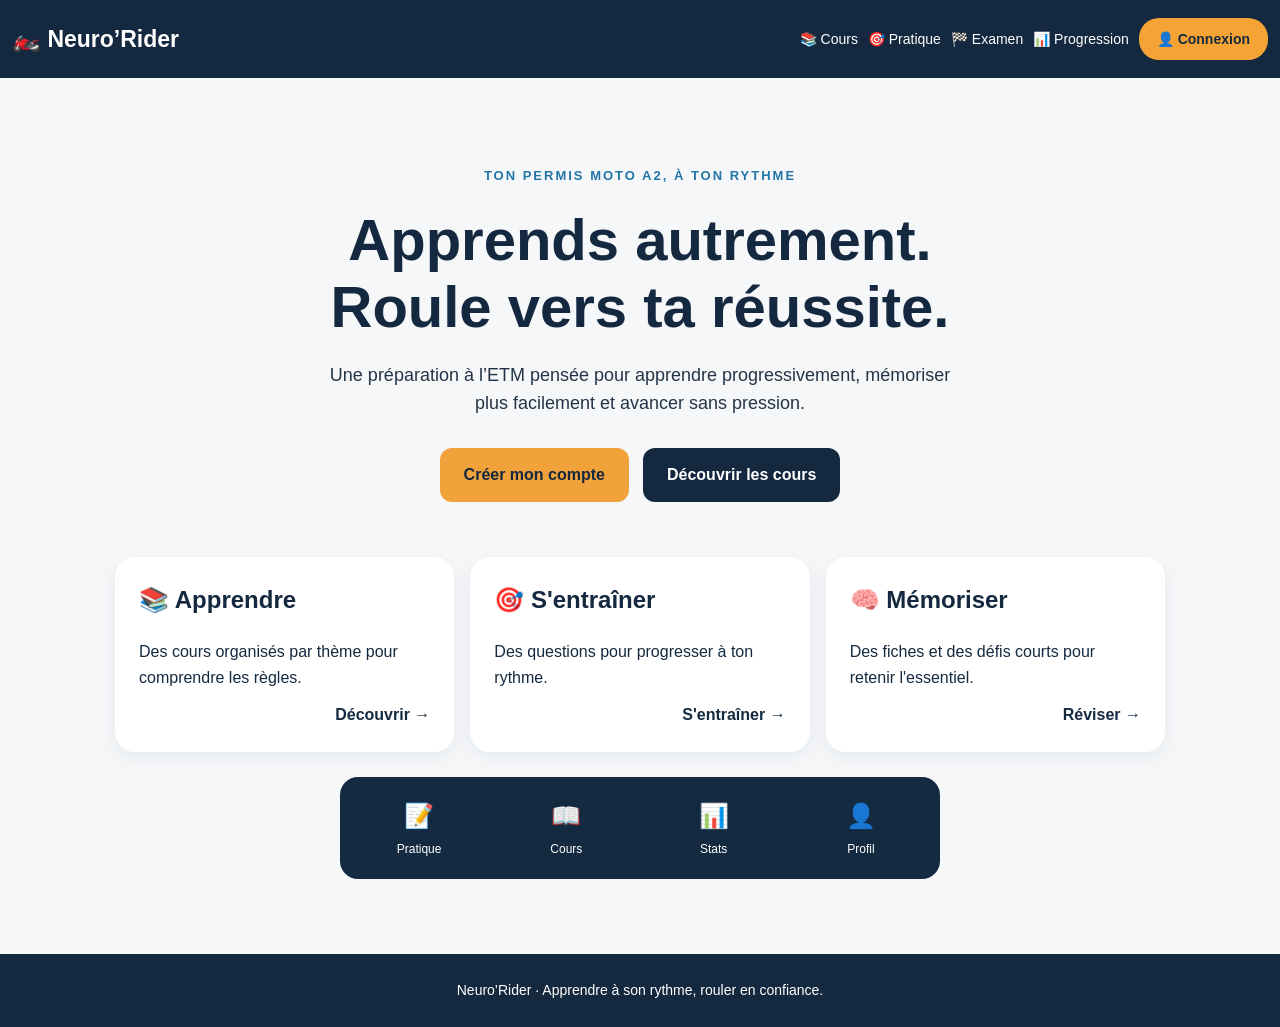
<file: index.html>
<!DOCTYPE html>
<html lang="fr">
<head>
  <meta charset="UTF-8">
  <meta name="viewport" content="width=device-width, initial-scale=1.0">
  <meta name="description" content="Neuro'Rider : prépare ton ETM moto A2 à ton rythme.">
  <title>Neuro’Rider – Réussis ton ETM A2</title>
  <link rel="stylesheet" href="css/style.css">

  <style>
    .header {
      display: flex;
      flex-direction: column;
      align-items: center;
      gap: 16px;
      padding: 18px 12px;
    }

    .header nav {
      display: flex;
      justify-content: center;
      align-items: center;
      flex-wrap: wrap;
      gap: 10px;
      width: 100%;
    }

    .header nav a {
      text-decoration: none;
      color: inherit;
    }

    .account-link {
      display: inline-block;
      padding: 10px 18px;
      border-radius: 20px;
      background: #f5a334;
      color: #142a40 !important;
      font-weight: bold;
    }

    .features {
      display: grid;
      grid-template-columns: 1fr;
      gap: 16px;
      margin-top: 35px;
    }

    .feature-card {
      display: block;
      padding: 24px;
      border-radius: 20px;
      background: white;
      color: #142a40;
      text-decoration: none;
      box-shadow: 0 5px 20px #142a4010;
      transition: transform .2s;
    }

    .feature-card:active {
      transform: scale(.98);
    }

    .feature-card h2 {
      margin-top: 0;
    }

    .feature-card p {
      margin-bottom: 0;
    }

    .feature-arrow {
      display: block;
      text-align: right;
      margin-top: 12px;
      font-weight: bold;
    }

    .app-navigation {
      display: grid;
      grid-template-columns: repeat(4, 1fr);
      gap: 5px;
      padding: 12px 8px;
      background: #142a40;
      border-radius: 18px;
      margin: 25px auto 0;
      max-width: 600px;
    }

    .app-navigation a {
      display: flex;
      flex-direction: column;
      align-items: center;
      gap: 5px;
      color: white;
      text-decoration: none;
      font-size: 12px;
      padding: 8px 2px;
    }

    .app-navigation .nav-icon {
      font-size: 24px;
    }

    @media (min-width: 650px) {
      .header {
        flex-direction: row;
        justify-content: space-between;
      }

      .header nav {
        width: auto;
      }

      .features {
        grid-template-columns: repeat(3, 1fr);
      }
    }
  </style>
</head>

<body>

  <header class="header">
    <a class="logo" href="index.html">🏍️ Neuro’Rider</a>

    <nav aria-label="Navigation principale">
      <a href="pages/cours.html">📚 Cours</a>
      <a href="pages/entrainement.html">🎯 Pratique</a>
      <a href="pages/examen.html">🏁 Examen</a>
      <a href="pages/progression.html">📊 Progression</a>
      <a href="pages/connexion.html" class="account-link">👤 Connexion</a>
    </nav>
  </header>

  <main class="hero">

    <p class="eyebrow">TON PERMIS MOTO A2, À TON RYTHME</p>

    <h1>Apprends autrement.<br>Roule vers ta réussite.</h1>

    <p class="intro">
      Une préparation à l’ETM pensée pour apprendre progressivement,
      mémoriser plus facilement et avancer sans pression.
    </p>

    <div class="actions">
      <a class="button" href="pages/connexion.html">Créer mon compte</a>
      <a class="button secondary" href="pages/cours.html">Découvrir les cours</a>
    </div>

    <section class="features" aria-label="Les espaces Neuro’Rider">

      <a class="feature-card" href="pages/cours.html">
        <h2>📚 Apprendre</h2>
        <p>Des cours organisés par thème pour comprendre les règles.</p>
        <span class="feature-arrow">Découvrir →</span>
      </a>

      <a class="feature-card" href="pages/entrainement.html">
        <h2>🎯 S'entraîner</h2>
        <p>Des questions pour progresser à ton rythme.</p>
        <span class="feature-arrow">S'entraîner →</span>
      </a>

      <a class="feature-card" href="pages/fiches.html">
        <h2>🧠 Mémoriser</h2>
        <p>Des fiches et des défis courts pour retenir l'essentiel.</p>
        <span class="feature-arrow">Réviser →</span>
      </a>

    </section>

    <section aria-label="Navigation rapide" class="app-navigation">
      <a href="pages/entrainement.html">
        <span class="nav-icon">📝</span>
        <span>Pratique</span>
      </a>

      <a href="pages/cours.html">
        <span class="nav-icon">📖</span>
        <span>Cours</span>
      </a>

      <a href="pages/progression.html">
        <span class="nav-icon">📊</span>
        <span>Stats</span>
      </a>

      <a href="pages/profil.html">
        <span class="nav-icon">👤</span>
        <span>Profil</span>
      </a>
    </section>

  </main>

  <footer>
    Neuro’Rider · Apprendre à son rythme, rouler en confiance.
  </footer>

</body>
</html>
</file>
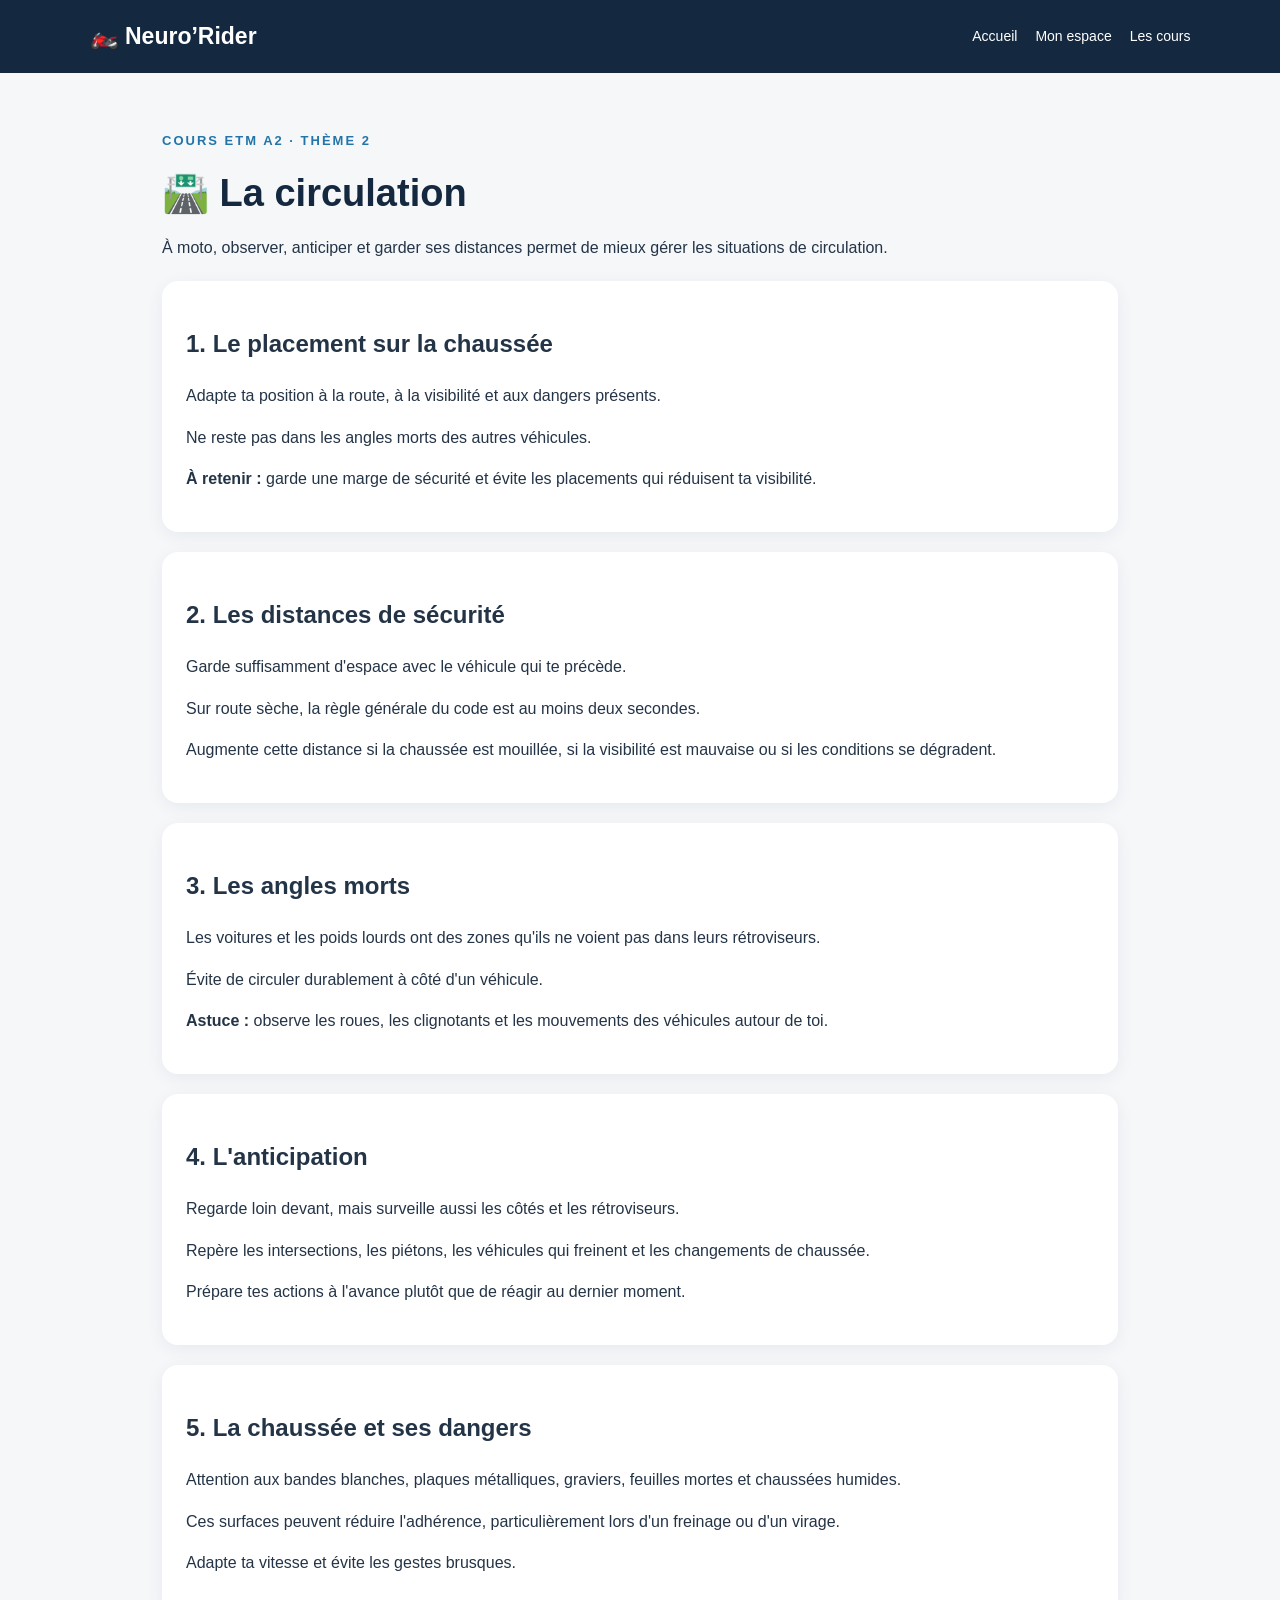
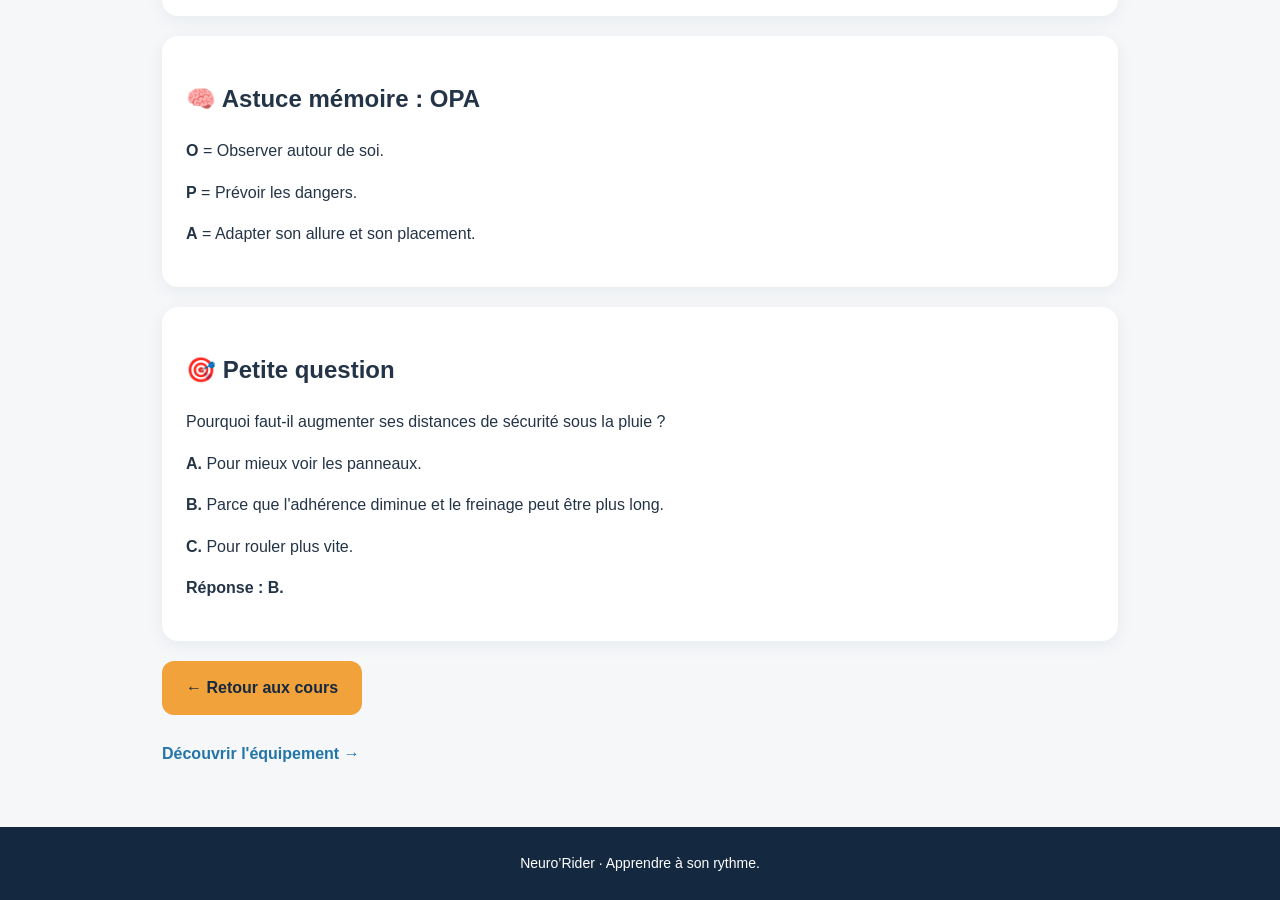
<file: pages/cours-circulation.html>
<!DOCTYPE html>
<html lang="fr">
<head>
  <meta charset="UTF-8">
  <meta name="viewport" content="width=device-width, initial-scale=1.0">
  <title>Circulation - Neuro’Rider</title>
  <link rel="stylesheet" href="../css/style.css">
</head>
<body>

<header class="header">
  <a class="logo" href="../index.html">🏍️ Neuro’Rider</a>
  <nav>
    <a href="../index.html">Accueil</a>
    <a href="espace.html">Mon espace</a>
    <a href="cours.html">Les cours</a>
  </nav>
</header>

<main class="page">
  <p class="eyebrow">COURS ETM A2 · THÈME 2</p>
  <h1>🛣️ La circulation</h1>

  <p>À moto, observer, anticiper et garder ses distances permet de mieux gérer les situations de circulation.</p>

  <section class="panel">
    <h2>1. Le placement sur la chaussée</h2>
    <p>Adapte ta position à la route, à la visibilité et aux dangers présents.</p>
    <p>Ne reste pas dans les angles morts des autres véhicules.</p>
    <p><strong>À retenir :</strong> garde une marge de sécurité et évite les placements qui réduisent ta visibilité.</p>
  </section>

  <section class="panel">
    <h2>2. Les distances de sécurité</h2>
    <p>Garde suffisamment d'espace avec le véhicule qui te précède.</p>
    <p>Sur route sèche, la règle générale du code est au moins deux secondes.</p>
    <p>Augmente cette distance si la chaussée est mouillée, si la visibilité est mauvaise ou si les conditions se dégradent.</p>
  </section>

  <section class="panel">
    <h2>3. Les angles morts</h2>
    <p>Les voitures et les poids lourds ont des zones qu'ils ne voient pas dans leurs rétroviseurs.</p>
    <p>Évite de circuler durablement à côté d'un véhicule.</p>
    <p><strong>Astuce :</strong> observe les roues, les clignotants et les mouvements des véhicules autour de toi.</p>
  </section>

  <section class="panel">
    <h2>4. L'anticipation</h2>
    <p>Regarde loin devant, mais surveille aussi les côtés et les rétroviseurs.</p>
    <p>Repère les intersections, les piétons, les véhicules qui freinent et les changements de chaussée.</p>
    <p>Prépare tes actions à l'avance plutôt que de réagir au dernier moment.</p>
  </section>

  <section class="panel">
    <h2>5. La chaussée et ses dangers</h2>
    <p>Attention aux bandes blanches, plaques métalliques, graviers, feuilles mortes et chaussées humides.</p>
    <p>Ces surfaces peuvent réduire l'adhérence, particulièrement lors d'un freinage ou d'un virage.</p>
    <p>Adapte ta vitesse et évite les gestes brusques.</p>
  </section>

  <section class="panel">
    <h2>🧠 Astuce mémoire : OPA</h2>
    <p><strong>O</strong> = Observer autour de soi.</p>
    <p><strong>P</strong> = Prévoir les dangers.</p>
    <p><strong>A</strong> = Adapter son allure et son placement.</p>
  </section>

  <section class="panel">
    <h2>🎯 Petite question</h2>
    <p>Pourquoi faut-il augmenter ses distances de sécurité sous la pluie ?</p>
    <p><strong>A.</strong> Pour mieux voir les panneaux.</p>
    <p><strong>B.</strong> Parce que l'adhérence diminue et le freinage peut être plus long.</p>
    <p><strong>C.</strong> Pour rouler plus vite.</p>
    <p><strong>Réponse : B.</strong></p>
  </section>

  <a class="button" href="cours.html">← Retour aux cours</a>
  <p><a class="small-link" href="cours-equipement.html">Découvrir l'équipement →</a></p>
</main>

<footer>Neuro’Rider · Apprendre à son rythme.</footer>

</body>
</html>
</file>
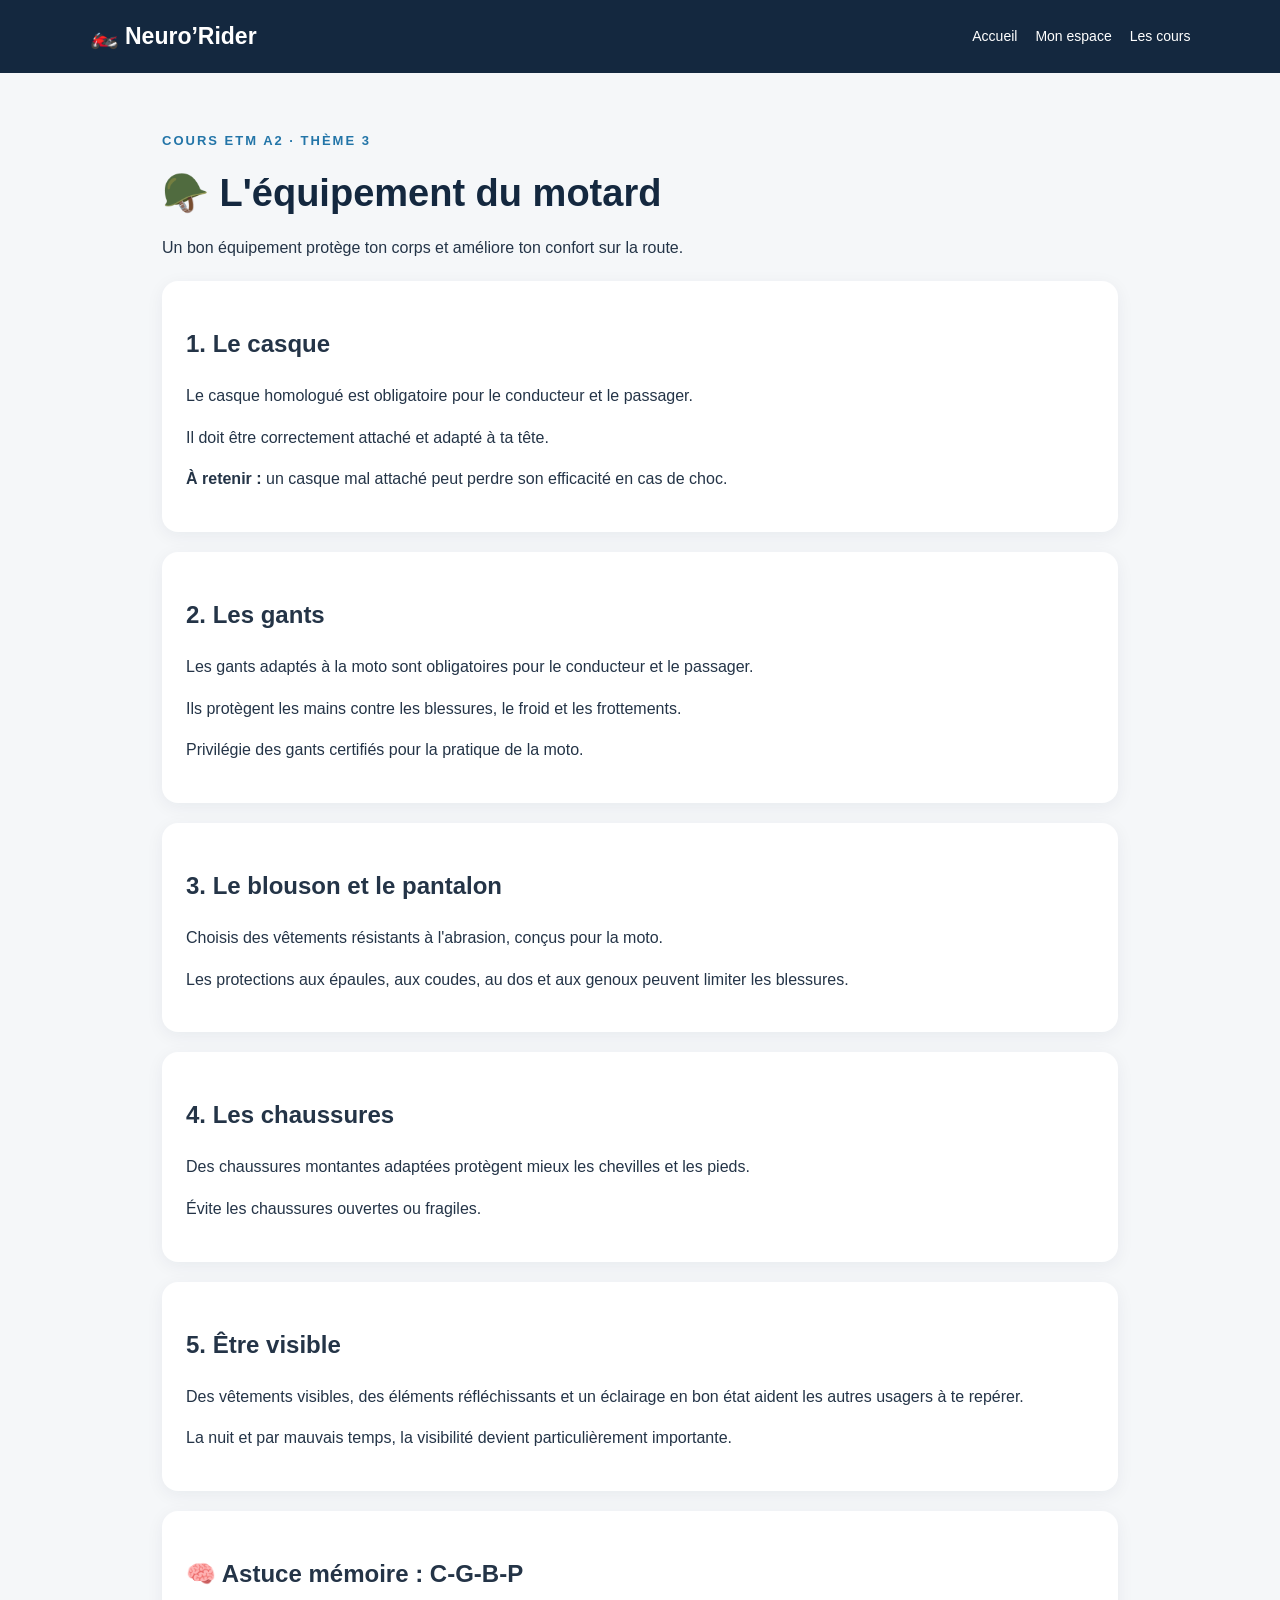
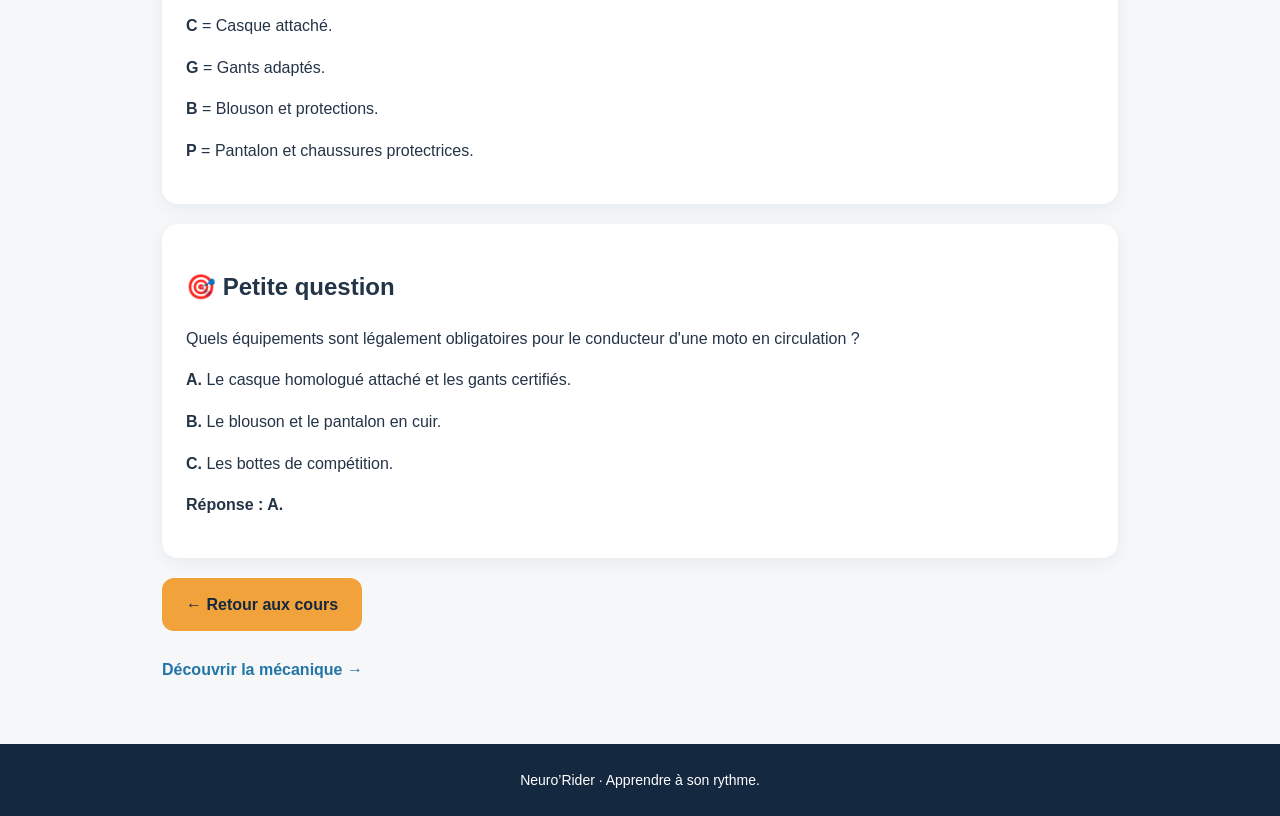
<file: pages/cours-equipement.html>
<!DOCTYPE html>
<html lang="fr">
<head>
  <meta charset="UTF-8">
  <meta name="viewport" content="width=device-width, initial-scale=1.0">
  <title>Équipement - Neuro’Rider</title>
  <link rel="stylesheet" href="../css/style.css">
</head>
<body>

<header class="header">
  <a class="logo" href="../index.html">🏍️ Neuro’Rider</a>
  <nav>
    <a href="../index.html">Accueil</a>
    <a href="espace.html">Mon espace</a>
    <a href="cours.html">Les cours</a>
  </nav>
</header>

<main class="page">
  <p class="eyebrow">COURS ETM A2 · THÈME 3</p>
  <h1>🪖 L'équipement du motard</h1>

  <p>Un bon équipement protège ton corps et améliore ton confort sur la route.</p>

  <section class="panel">
    <h2>1. Le casque</h2>
    <p>Le casque homologué est obligatoire pour le conducteur et le passager.</p>
    <p>Il doit être correctement attaché et adapté à ta tête.</p>
    <p><strong>À retenir :</strong> un casque mal attaché peut perdre son efficacité en cas de choc.</p>
  </section>

  <section class="panel">
    <h2>2. Les gants</h2>
    <p>Les gants adaptés à la moto sont obligatoires pour le conducteur et le passager.</p>
    <p>Ils protègent les mains contre les blessures, le froid et les frottements.</p>
    <p>Privilégie des gants certifiés pour la pratique de la moto.</p>
  </section>

  <section class="panel">
    <h2>3. Le blouson et le pantalon</h2>
    <p>Choisis des vêtements résistants à l'abrasion, conçus pour la moto.</p>
    <p>Les protections aux épaules, aux coudes, au dos et aux genoux peuvent limiter les blessures.</p>
  </section>

  <section class="panel">
    <h2>4. Les chaussures</h2>
    <p>Des chaussures montantes adaptées protègent mieux les chevilles et les pieds.</p>
    <p>Évite les chaussures ouvertes ou fragiles.</p>
  </section>

  <section class="panel">
    <h2>5. Être visible</h2>
    <p>Des vêtements visibles, des éléments réfléchissants et un éclairage en bon état aident les autres usagers à te repérer.</p>
    <p>La nuit et par mauvais temps, la visibilité devient particulièrement importante.</p>
  </section>

  <section class="panel">
    <h2>🧠 Astuce mémoire : C-G-B-P</h2>
    <p><strong>C</strong> = Casque attaché.</p>
    <p><strong>G</strong> = Gants adaptés.</p>
    <p><strong>B</strong> = Blouson et protections.</p>
    <p><strong>P</strong> = Pantalon et chaussures protectrices.</p>
  </section>

  <section class="panel">
    <h2>🎯 Petite question</h2>
    <p>Quels équipements sont légalement obligatoires pour le conducteur d'une moto en circulation ?</p>
    <p><strong>A.</strong> Le casque homologué attaché et les gants certifiés.</p>
    <p><strong>B.</strong> Le blouson et le pantalon en cuir.</p>
    <p><strong>C.</strong> Les bottes de compétition.</p>
    <p><strong>Réponse : A.</strong></p>
  </section>

  <a class="button" href="cours.html">← Retour aux cours</a>
  <p><a class="small-link" href="cours-mecanique.html">Découvrir la mécanique →</a></p>
</main>

<footer>Neuro’Rider · Apprendre à son rythme.</footer>

</body>
</html>
</file>
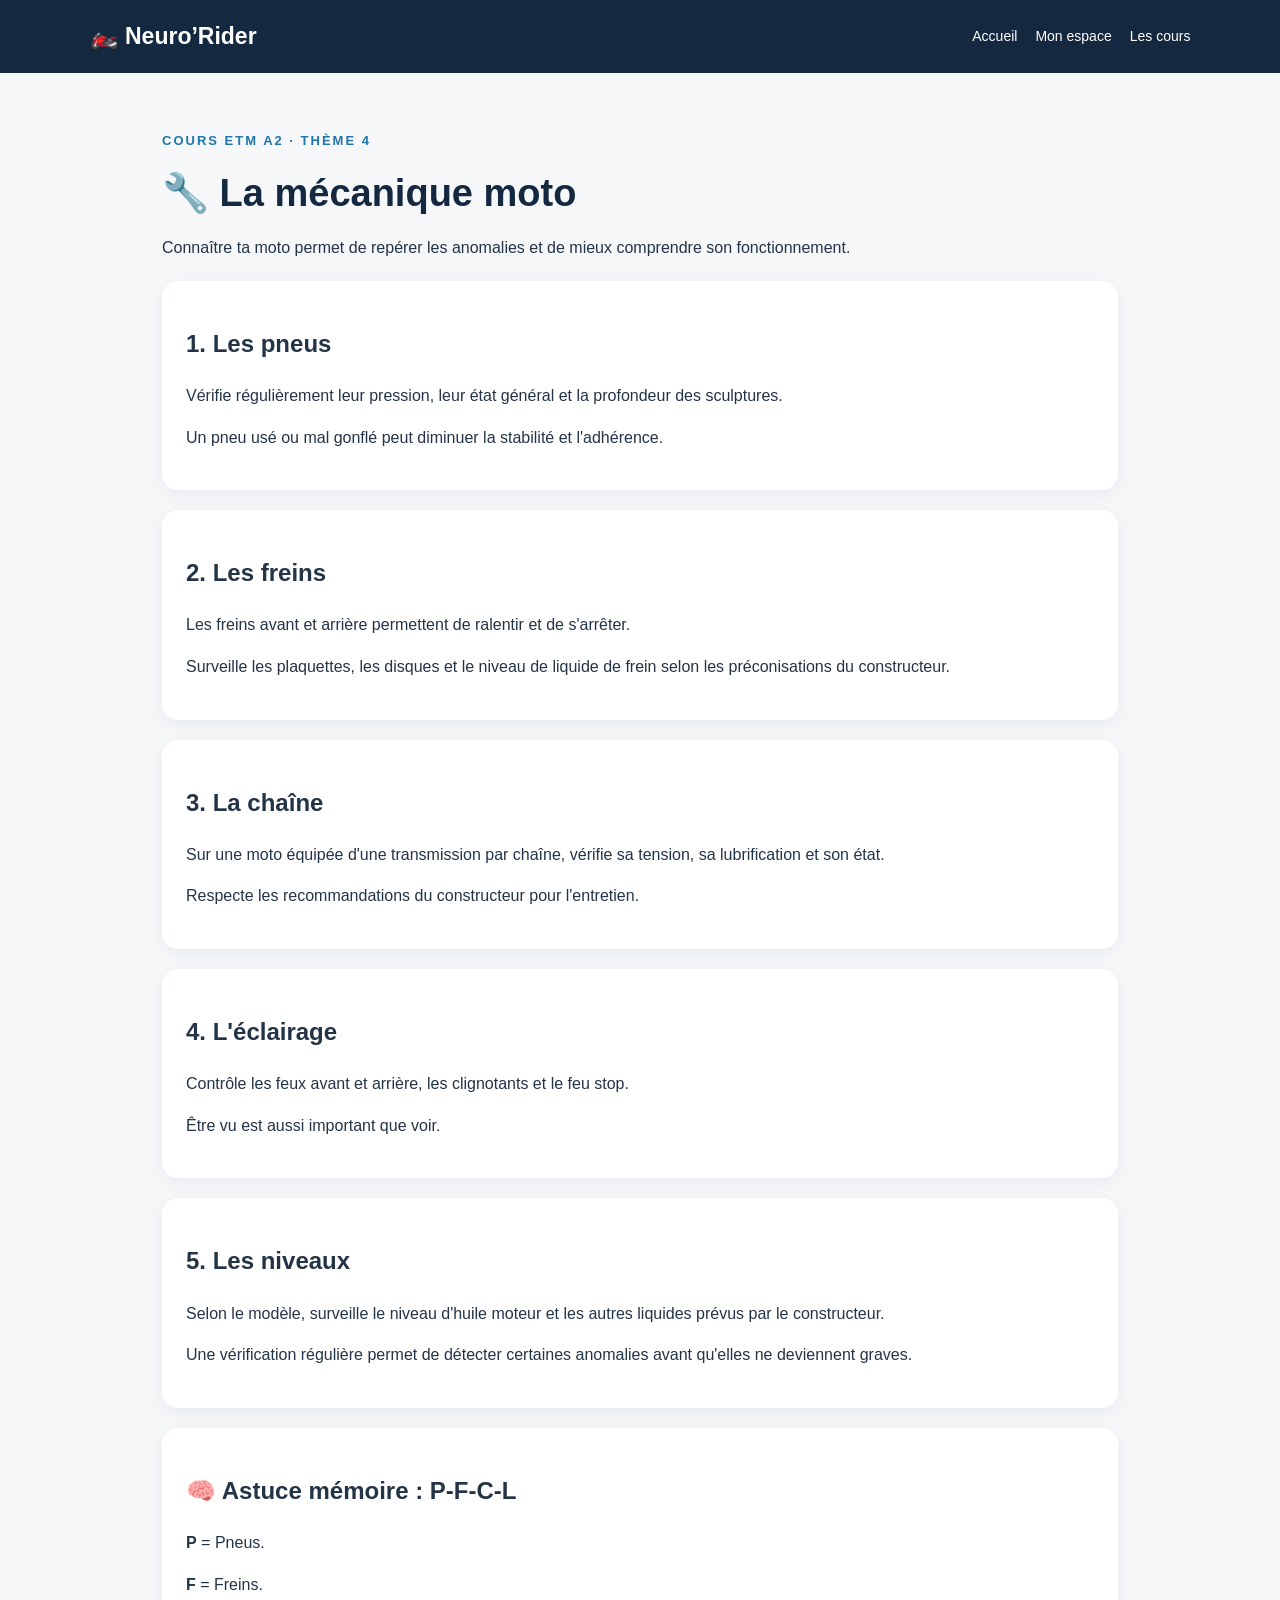
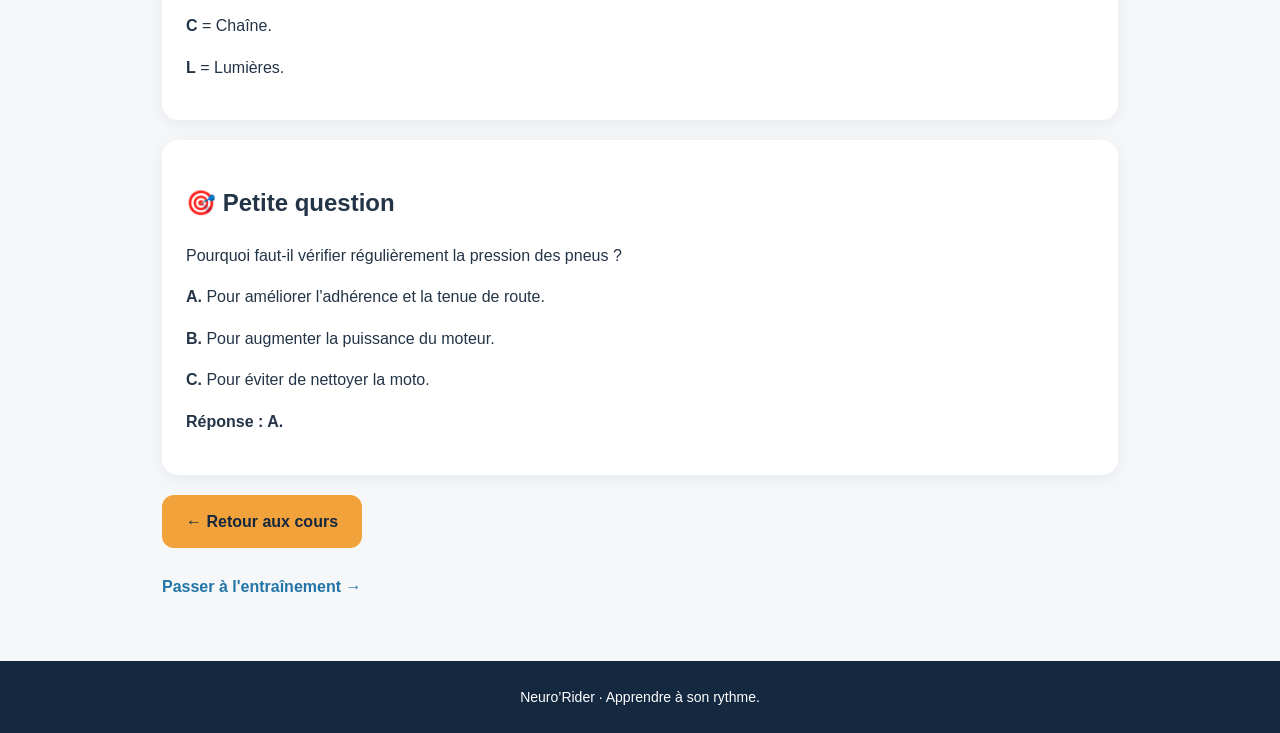
<file: pages/cours-mecanique.html>
<!DOCTYPE html>
<html lang="fr">
<head>
  <meta charset="UTF-8">
  <meta name="viewport" content="width=device-width, initial-scale=1.0">
  <title>Mécanique - Neuro’Rider</title>
  <link rel="stylesheet" href="../css/style.css">
</head>
<body>

<header class="header">
  <a class="logo" href="../index.html">🏍️ Neuro’Rider</a>
  <nav>
    <a href="../index.html">Accueil</a>
    <a href="espace.html">Mon espace</a>
    <a href="cours.html">Les cours</a>
  </nav>
</header>

<main class="page">
  <p class="eyebrow">COURS ETM A2 · THÈME 4</p>
  <h1>🔧 La mécanique moto</h1>

  <p>Connaître ta moto permet de repérer les anomalies et de mieux comprendre son fonctionnement.</p>

  <section class="panel">
    <h2>1. Les pneus</h2>
    <p>Vérifie régulièrement leur pression, leur état général et la profondeur des sculptures.</p>
    <p>Un pneu usé ou mal gonflé peut diminuer la stabilité et l'adhérence.</p>
  </section>

  <section class="panel">
    <h2>2. Les freins</h2>
    <p>Les freins avant et arrière permettent de ralentir et de s'arrêter.</p>
    <p>Surveille les plaquettes, les disques et le niveau de liquide de frein selon les préconisations du constructeur.</p>
  </section>

  <section class="panel">
    <h2>3. La chaîne</h2>
    <p>Sur une moto équipée d'une transmission par chaîne, vérifie sa tension, sa lubrification et son état.</p>
    <p>Respecte les recommandations du constructeur pour l'entretien.</p>
  </section>

  <section class="panel">
    <h2>4. L'éclairage</h2>
    <p>Contrôle les feux avant et arrière, les clignotants et le feu stop.</p>
    <p>Être vu est aussi important que voir.</p>
  </section>

  <section class="panel">
    <h2>5. Les niveaux</h2>
    <p>Selon le modèle, surveille le niveau d'huile moteur et les autres liquides prévus par le constructeur.</p>
    <p>Une vérification régulière permet de détecter certaines anomalies avant qu'elles ne deviennent graves.</p>
  </section>

  <section class="panel">
    <h2>🧠 Astuce mémoire : P-F-C-L</h2>
    <p><strong>P</strong> = Pneus.</p>
    <p><strong>F</strong> = Freins.</p>
    <p><strong>C</strong> = Chaîne.</p>
    <p><strong>L</strong> = Lumières.</p>
  </section>

  <section class="panel">
    <h2>🎯 Petite question</h2>
    <p>Pourquoi faut-il vérifier régulièrement la pression des pneus ?</p>
    <p><strong>A.</strong> Pour améliorer l'adhérence et la tenue de route.</p>
    <p><strong>B.</strong> Pour augmenter la puissance du moteur.</p>
    <p><strong>C.</strong> Pour éviter de nettoyer la moto.</p>
    <p><strong>Réponse : A.</strong></p>
  </section>

  <a class="button" href="cours.html">← Retour aux cours</a>
  <p><a class="small-link" href="entrainement.html">Passer à l'entraînement →</a></p>
</main>

<footer>Neuro’Rider · Apprendre à son rythme.</footer>

</body>
</html>
</file>
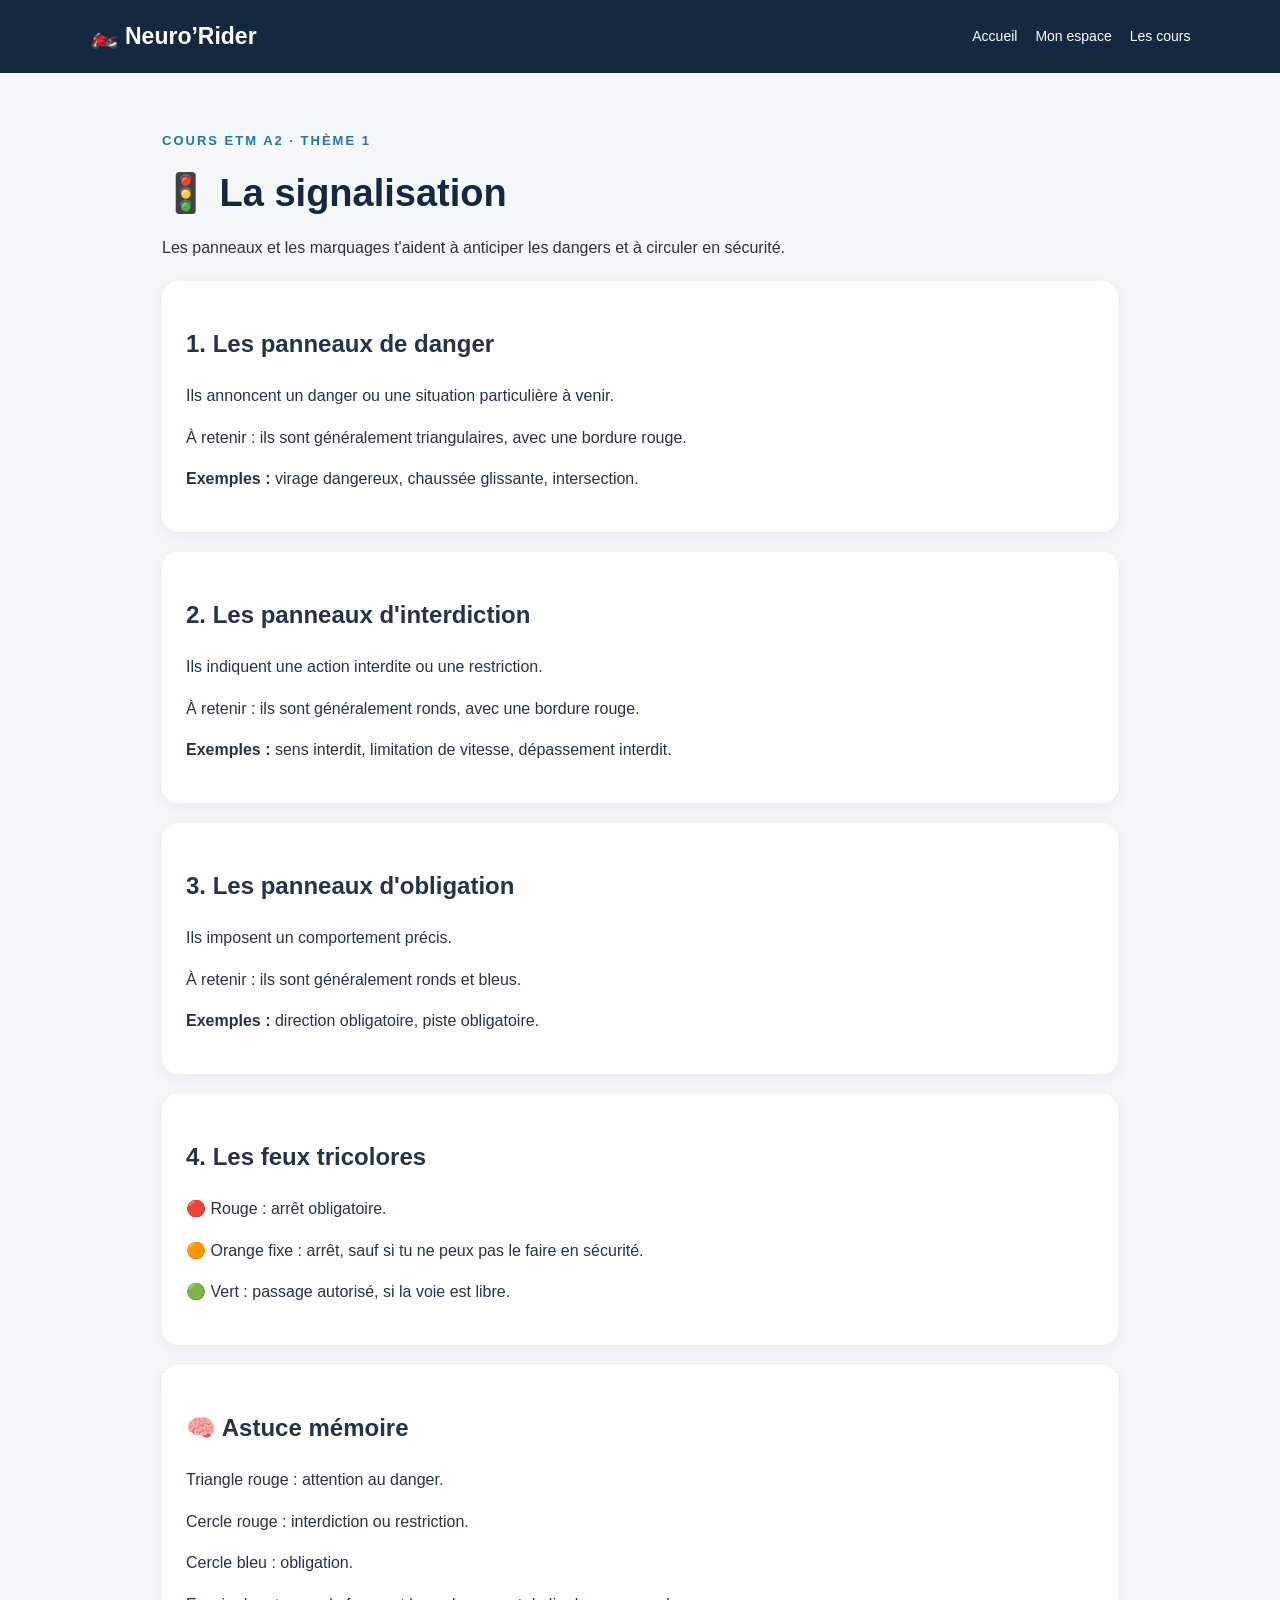
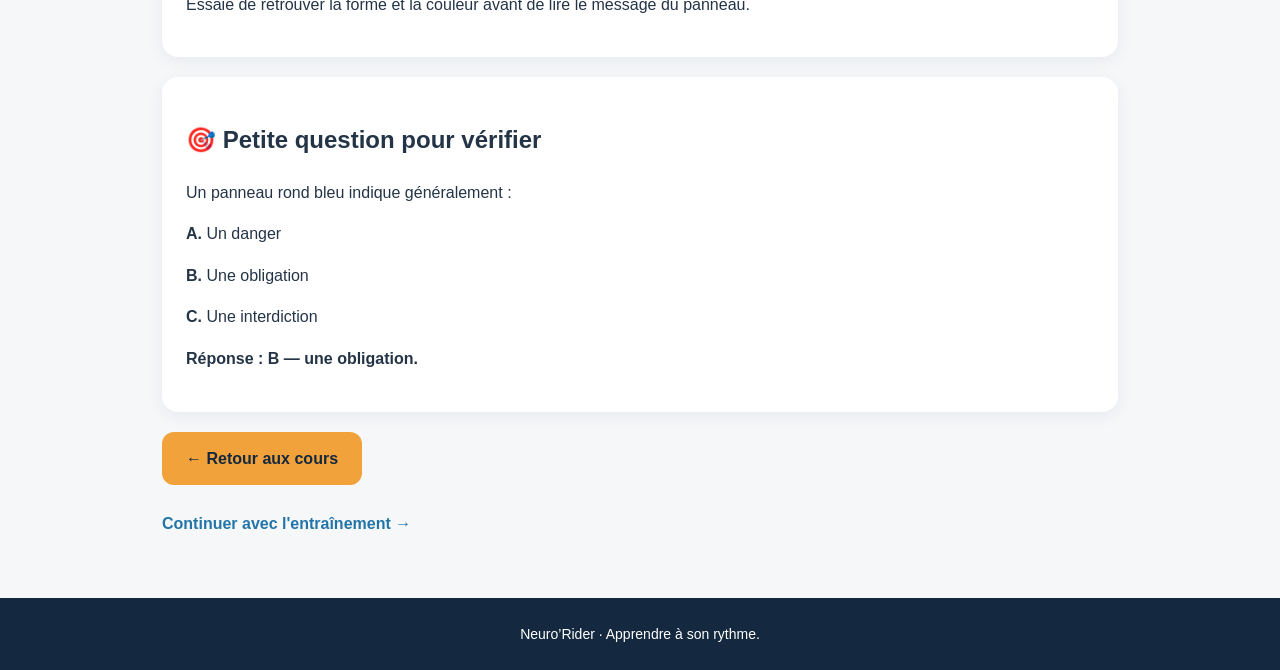
<file: pages/cours-signalisation.html>
<!DOCTYPE html>
<html lang="fr">
<head>
  <meta charset="UTF-8">
  <meta name="viewport" content="width=device-width, initial-scale=1.0">
  <title>Signalisation - Neuro’Rider</title>
  <link rel="stylesheet" href="../css/style.css">
</head>
<body>

<header class="header">
  <a class="logo" href="../index.html">🏍️ Neuro’Rider</a>
  <nav>
    <a href="../index.html">Accueil</a>
    <a href="espace.html">Mon espace</a>
    <a href="cours.html">Les cours</a>
  </nav>
</header>

<main class="page">
  <p class="eyebrow">COURS ETM A2 · THÈME 1</p>
  <h1>🚦 La signalisation</h1>

  <p>Les panneaux et les marquages t'aident à anticiper les dangers et à circuler en sécurité.</p>

  <section class="panel">
    <h2>1. Les panneaux de danger</h2>
    <p>Ils annoncent un danger ou une situation particulière à venir.</p>
    <p>À retenir : ils sont généralement triangulaires, avec une bordure rouge.</p>
    <p><strong>Exemples :</strong> virage dangereux, chaussée glissante, intersection.</p>
  </section>

  <section class="panel">
    <h2>2. Les panneaux d'interdiction</h2>
    <p>Ils indiquent une action interdite ou une restriction.</p>
    <p>À retenir : ils sont généralement ronds, avec une bordure rouge.</p>
    <p><strong>Exemples :</strong> sens interdit, limitation de vitesse, dépassement interdit.</p>
  </section>

  <section class="panel">
    <h2>3. Les panneaux d'obligation</h2>
    <p>Ils imposent un comportement précis.</p>
    <p>À retenir : ils sont généralement ronds et bleus.</p>
    <p><strong>Exemples :</strong> direction obligatoire, piste obligatoire.</p>
  </section>

  <section class="panel">
    <h2>4. Les feux tricolores</h2>
    <p>🔴 Rouge : arrêt obligatoire.</p>
    <p>🟠 Orange fixe : arrêt, sauf si tu ne peux pas le faire en sécurité.</p>
    <p>🟢 Vert : passage autorisé, si la voie est libre.</p>
  </section>

  <section class="panel">
    <h2>🧠 Astuce mémoire</h2>
    <p>Triangle rouge : attention au danger.</p>
    <p>Cercle rouge : interdiction ou restriction.</p>
    <p>Cercle bleu : obligation.</p>
    <p>Essaie de retrouver la forme et la couleur avant de lire le message du panneau.</p>
  </section>

  <section class="panel">
    <h2>🎯 Petite question pour vérifier</h2>
    <p>Un panneau rond bleu indique généralement :</p>
    <p><strong>A.</strong> Un danger</p>
    <p><strong>B.</strong> Une obligation</p>
    <p><strong>C.</strong> Une interdiction</p>
    <p><strong>Réponse : B — une obligation.</strong></p>
  </section>

  <a class="button" href="cours.html">← Retour aux cours</a>
  <p><a class="small-link" href="entrainement.html">Continuer avec l'entraînement →</a></p>
</main>

<footer>Neuro’Rider · Apprendre à son rythme.</footer>

</body>
</html>
</file>
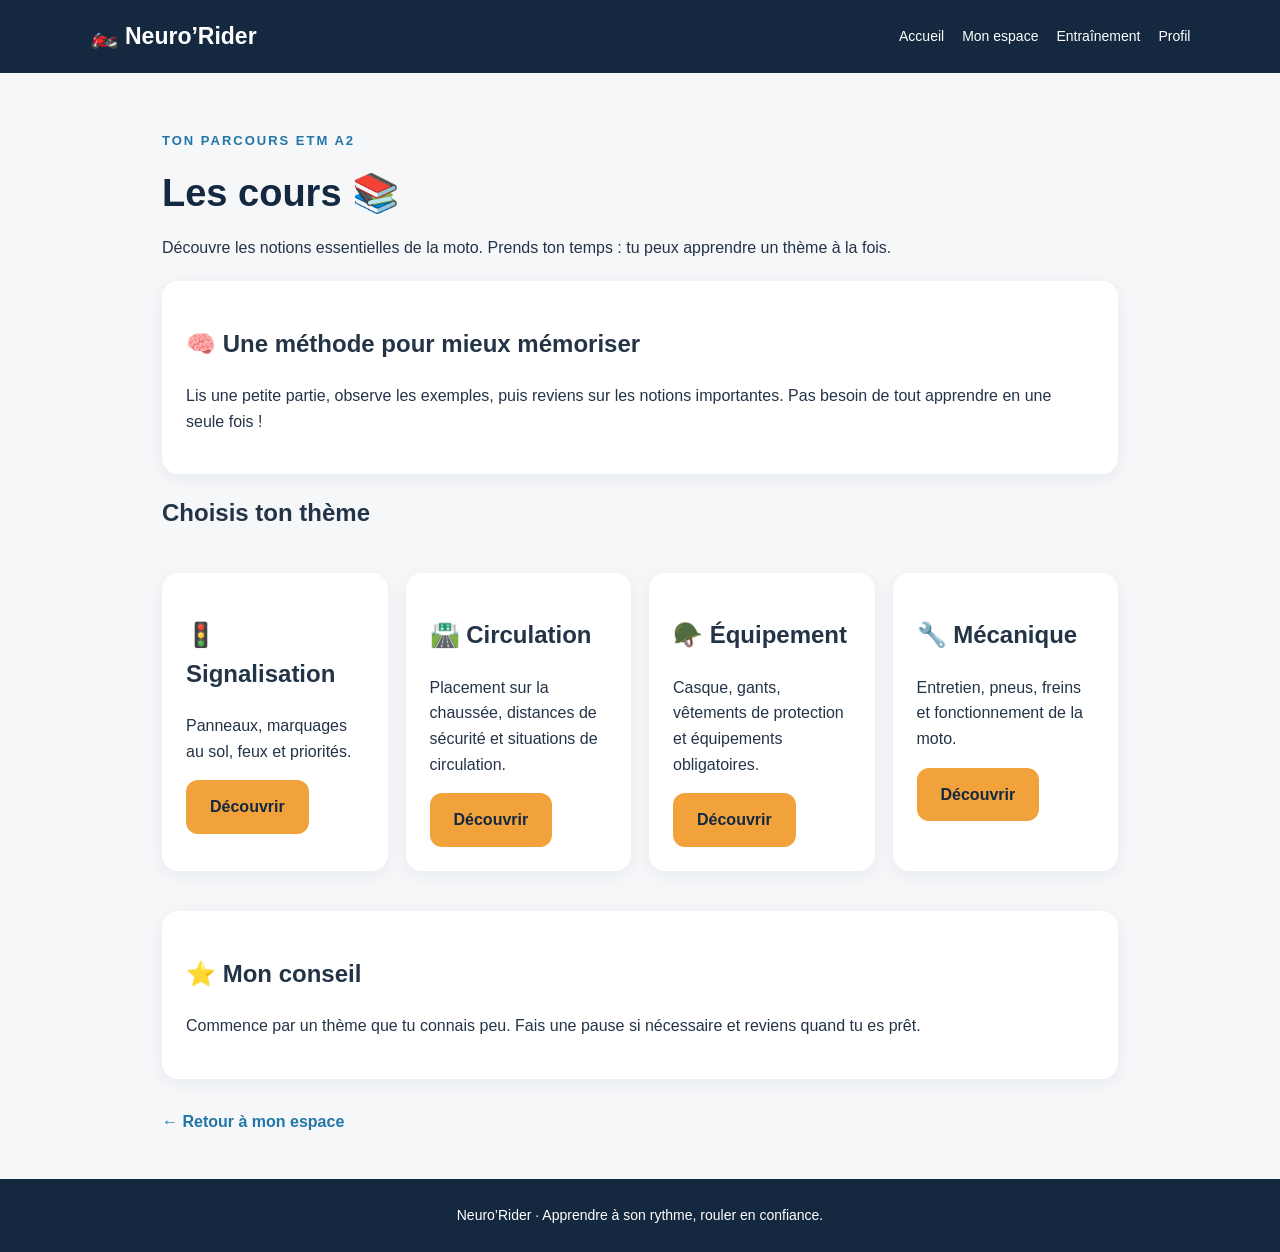
<file: pages/cours.html>
<!DOCTYPE html>
<html lang="fr">
<head>
  <meta charset="UTF-8">
  <meta name="viewport" content="width=device-width, initial-scale=1.0">
  <title>Les cours ETM - Neuro’Rider</title>
  <link rel="stylesheet" href="../css/style.css">
</head>
<body>

<header class="header">
  <a class="logo" href="../index.html">🏍️ Neuro’Rider</a>
  <nav>
    <a href="../index.html">Accueil</a>
    <a href="espace.html">Mon espace</a>
    <a href="entrainement.html">Entraînement</a>
    <a href="profil.html">Profil</a>
  </nav>
</header>

<main class="page">
  <p class="eyebrow">TON PARCOURS ETM A2</p>
  <h1>Les cours 📚</h1>

  <p>
    Découvre les notions essentielles de la moto.
    Prends ton temps : tu peux apprendre un thème à la fois.
  </p>

  <section class="panel">
    <h2>🧠 Une méthode pour mieux mémoriser</h2>
    <p>
      Lis une petite partie, observe les exemples,
      puis reviens sur les notions importantes.
      Pas besoin de tout apprendre en une seule fois !
    </p>
  </section>

  <h2>Choisis ton thème</h2>

  <div class="grid">

    <article class="panel">
      <h2>🚦 Signalisation</h2>
      <p>
        Panneaux, marquages au sol, feux et priorités.
      </p>
      <a class="button" href="cours-signalisation.html">
        Découvrir
      </a>
    </article>

    <article class="panel">
      <h2>🛣️ Circulation</h2>
      <p>
        Placement sur la chaussée, distances de sécurité
        et situations de circulation.
      </p>
      <a class="button" href="cours-circulation.html">
        Découvrir
      </a>
    </article>

    <article class="panel">
      <h2>🪖 Équipement</h2>
      <p>
        Casque, gants, vêtements de protection
        et équipements obligatoires.
      </p>
      <a class="button" href="cours-equipement.html">
        Découvrir
      </a>
    </article>

    <article class="panel">
      <h2>🔧 Mécanique</h2>
      <p>
        Entretien, pneus, freins et fonctionnement
        de la moto.
      </p>
      <a class="button" href="cours-mecanique.html">
        Découvrir
      </a>
    </article>

  </div>

  <section class="panel">
    <h2>⭐ Mon conseil</h2>
    <p>
      Commence par un thème que tu connais peu.
      Fais une pause si nécessaire et reviens quand tu es prêt.
    </p>
  </section>

  <a class="small-link" href="espace.html">
    ← Retour à mon espace
  </a>

</main>

<footer>
  Neuro’Rider · Apprendre à son rythme, rouler en confiance.
</footer>

</body>
</html>
</file>
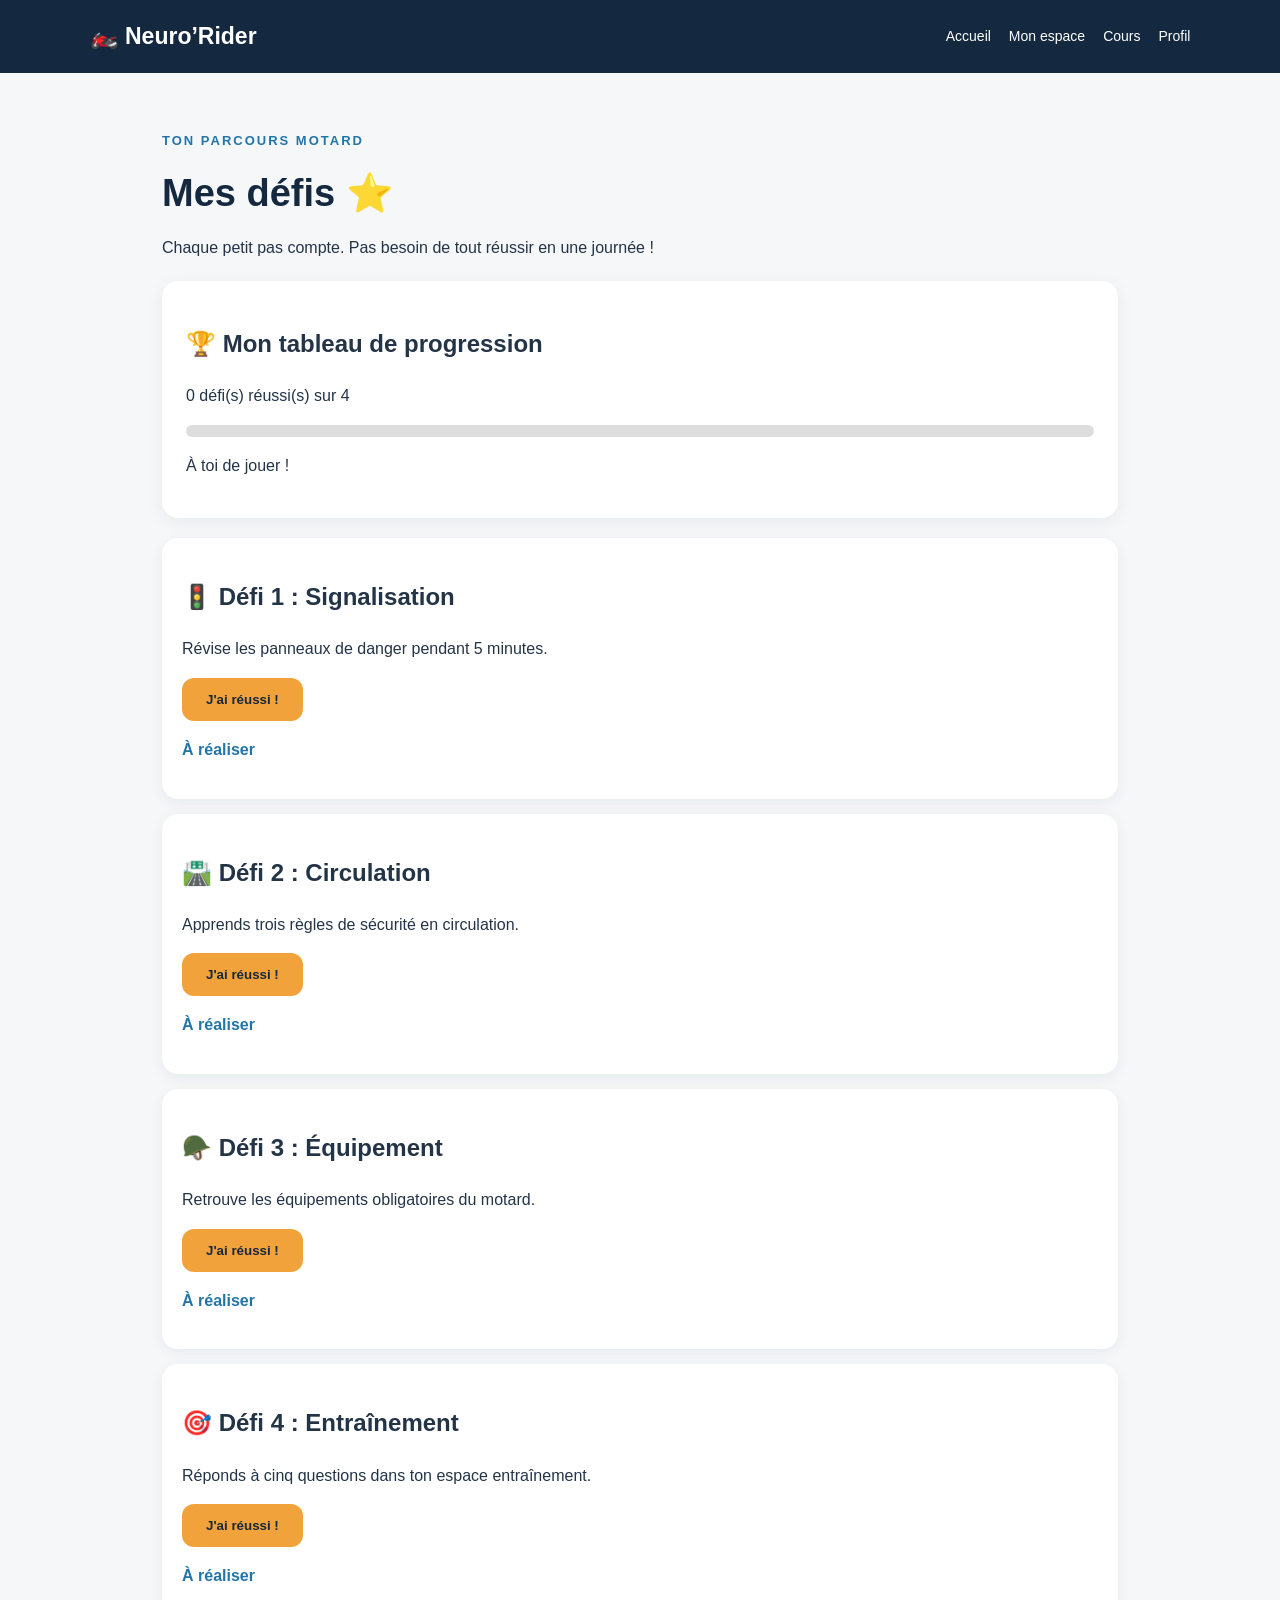
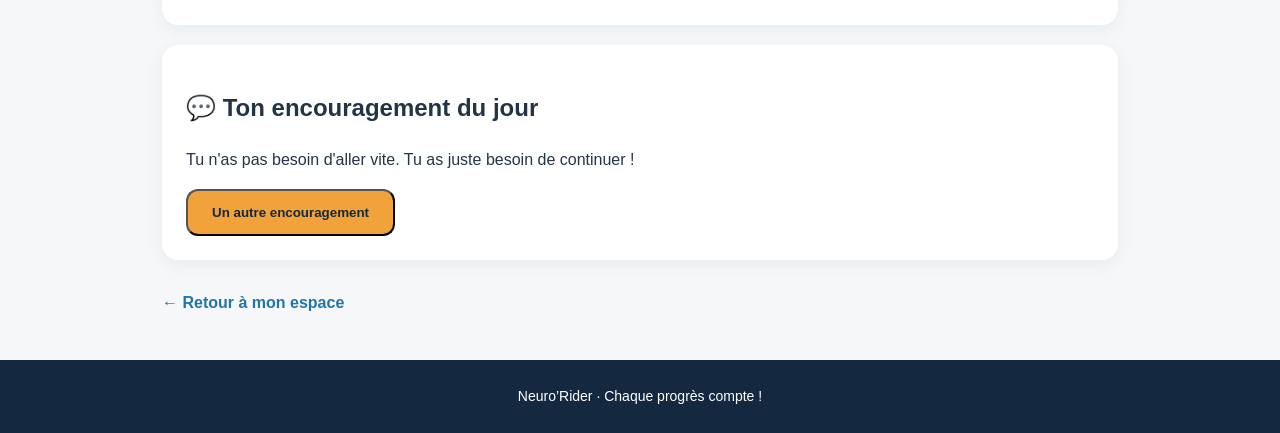
<file: pages/defis.html>
<!DOCTYPE html>
<html lang="fr">
<head>
<meta charset="UTF-8">
<meta name="viewport" content="width=device-width, initial-scale=1">
<title>Mes défis - Neuro'Rider</title>
<link rel="stylesheet" href="../css/style.css">
<style>
.challenge {
  background:white;
  padding:20px;
  border-radius:16px;
  margin:15px 0;
  box-shadow:0 4px 15px rgba(20,40,63,.06);
}
.challenge button {
  border:0;
  cursor:pointer;
}
.done {
  border:2px solid #299b68;
}
.status {
  font-weight:bold;
  color:#2375a8;
}
</style>
</head>

<body>

<header class="header">
<a class="logo" href="../index.html">🏍️ Neuro’Rider</a>
<nav>
<a href="../index.html">Accueil</a>
<a href="espace.html">Mon espace</a>
<a href="cours.html">Cours</a>
<a href="profil.html">Profil</a>
</nav>
</header>

<main class="page">

<p class="eyebrow">TON PARCOURS MOTARD</p>
<h1>Mes défis ⭐</h1>

<p>Chaque petit pas compte. Pas besoin de tout réussir en une journée !</p>

<section class="panel">
<h2>🏆 Mon tableau de progression</h2>
<p id="counter">0 défi réussi sur 4</p>
<div style="background:#ddd;border-radius:20px;height:12px">
<div id="progress" style="height:12px;width:0%;background:#299b68;border-radius:20px"></div>
</div>
<p id="message">À toi de jouer !</p>
</section>

<div class="challenge" id="challenge0">
<h2>🚦 Défi 1 : Signalisation</h2>
<p>Révise les panneaux de danger pendant 5 minutes.</p>
<button class="button" onclick="complete(0)">J'ai réussi !</button>
<p class="status" id="status0"></p>
</div>

<div class="challenge" id="challenge1">
<h2>🛣️ Défi 2 : Circulation</h2>
<p>Apprends trois règles de sécurité en circulation.</p>
<button class="button" onclick="complete(1)">J'ai réussi !</button>
<p class="status" id="status1"></p>
</div>

<div class="challenge" id="challenge2">
<h2>🪖 Défi 3 : Équipement</h2>
<p>Retrouve les équipements obligatoires du motard.</p>
<button class="button" onclick="complete(2)">J'ai réussi !</button>
<p class="status" id="status2"></p>
</div>

<div class="challenge" id="challenge3">
<h2>🎯 Défi 4 : Entraînement</h2>
<p>Réponds à cinq questions dans ton espace entraînement.</p>
<button class="button" onclick="complete(3)">J'ai réussi !</button>
<p class="status" id="status3"></p>
</div>

<section class="panel">
<h2>💬 Ton encouragement du jour</h2>
<p id="encouragement">Tu n'as pas besoin d'aller vite. Tu as juste besoin de continuer !</p>
<button class="button" onclick="newMessage()">Un autre encouragement</button>
</section>

<a class="small-link" href="espace.html">← Retour à mon espace</a>

</main>

<footer>Neuro’Rider · Chaque progrès compte !</footer>

<script>
const messages = [
"Tu progresses à ton rythme. Continue ! 🏍️",
"Une erreur est une occasion d'apprendre.",
"Quelques minutes de révision peuvent faire la différence.",
"Tu es capable d'avancer étape par étape !",
"Respire, concentre-toi et fais de ton mieux."
];

let completed = JSON.parse(
localStorage.getItem("neuroDefis") || "[false,false,false,false]"
);

function refresh() {
let total = completed.filter(Boolean).length;

document.getElementById("counter").textContent =
total + " défi(s) réussi(s) sur 4";

document.getElementById("progress").style.width =
(total / 4 * 100) + "%";

document.getElementById("message").textContent =
total === 4 ? "🏆 Tous les défis sont réussis ! Bravo !" :
total === 0 ? "À toi de jouer !" :
"Bravo ! Continue tes efforts !";

completed.forEach((done,index) => {
document.getElementById("status"+index).textContent =
done ? "✅ Défi réussi !" : "À réaliser";
document.getElementById("challenge"+index)
.classList.toggle("done",done);
});
}

function complete(index) {
completed[index] = !completed[index];
localStorage.setItem("neuroDefis",JSON.stringify(completed));
refresh();
}

function newMessage() {
const index = Math.floor(Math.random()*messages.length);
document.getElementById("encouragement").textContent =
messages[index];
}

refresh();
</script>

</body>
</html>
</file>
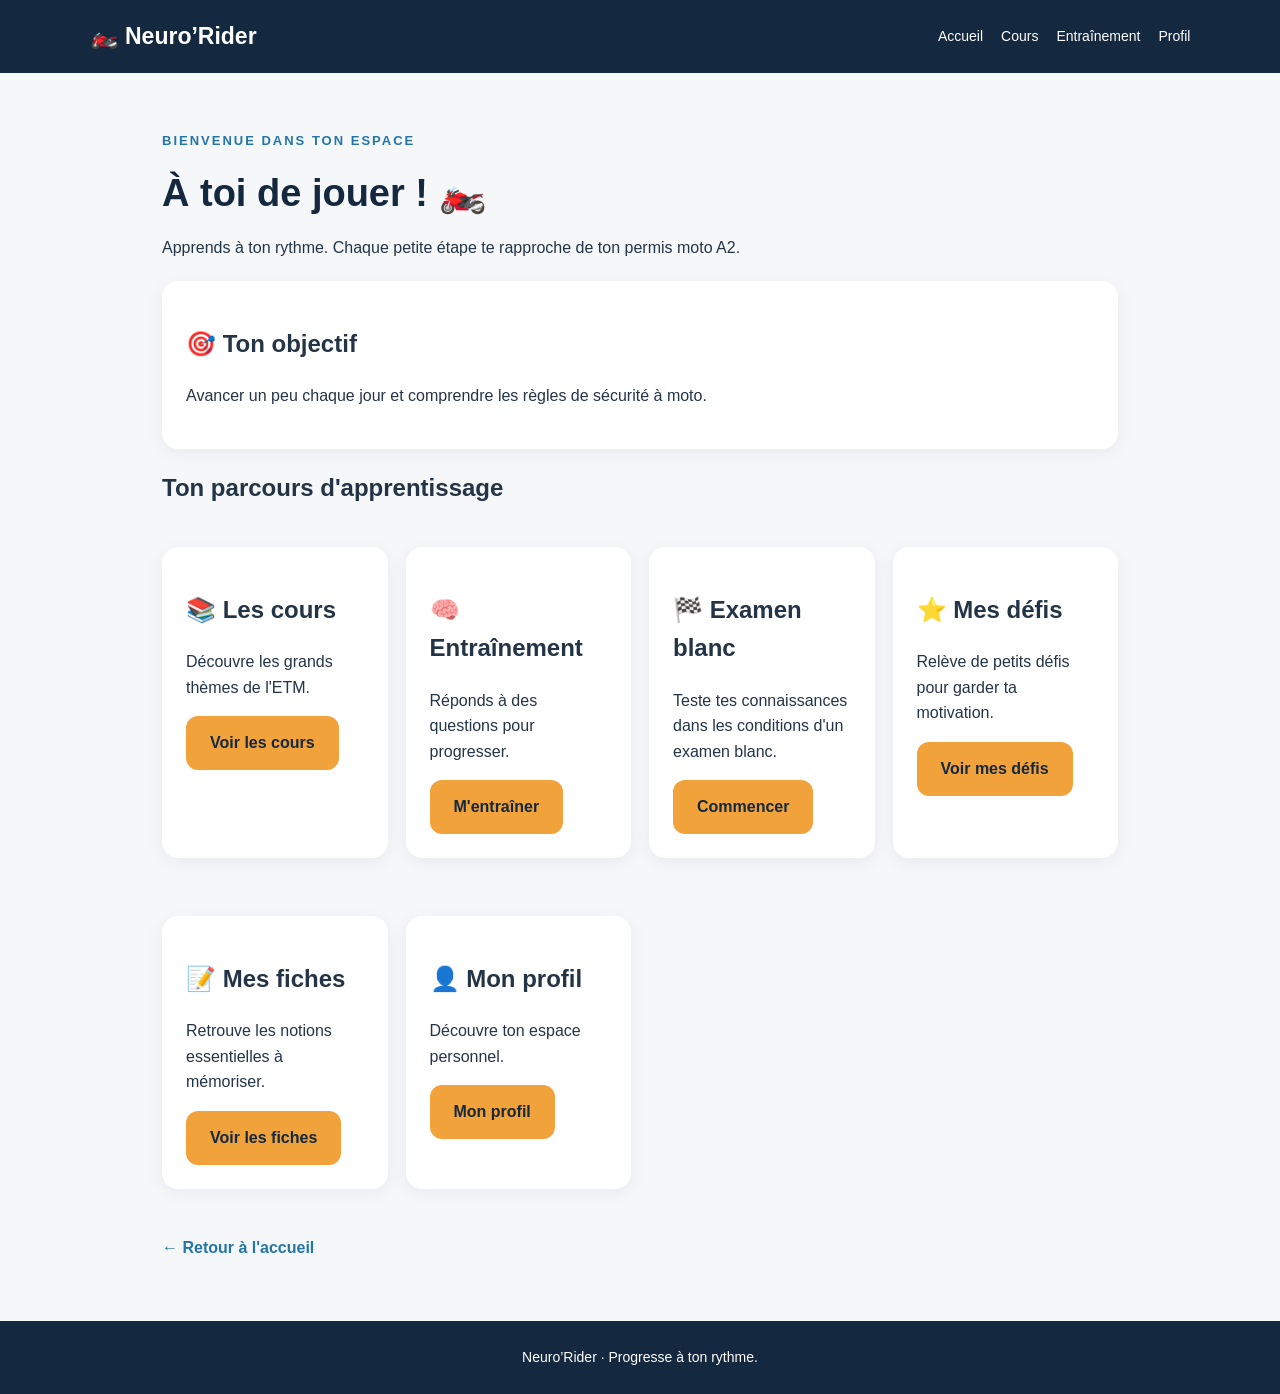
<file: pages/espace.html>
<!DOCTYPE html>
<html lang="fr">
<head>
  <meta charset="UTF-8">
  <meta name="viewport" content="width=device-width, initial-scale=1.0">
  <title>Mon espace - Neuro’Rider</title>
  <link rel="stylesheet" href="../css/style.css">
</head>
<body>

<header class="header">
  <a class="logo" href="../index.html">🏍️ Neuro’Rider</a>
  <nav>
    <a href="../index.html">Accueil</a>
    <a href="cours.html">Cours</a>
    <a href="entrainement.html">Entraînement</a>
    <a href="profil.html">Profil</a>
  </nav>
</header>

<main class="page">
  <p class="eyebrow">BIENVENUE DANS TON ESPACE</p>
  <h1>À toi de jouer ! 🏍️</h1>
  <p>Apprends à ton rythme. Chaque petite étape te rapproche de ton permis moto A2.</p>

  <section class="panel">
    <h2>🎯 Ton objectif</h2>
    <p>Avancer un peu chaque jour et comprendre les règles de sécurité à moto.</p>
  </section>

  <h2>Ton parcours d'apprentissage</h2>

  <div class="grid">
    <article class="panel">
      <h2>📚 Les cours</h2>
      <p>Découvre les grands thèmes de l'ETM.</p>
      <a class="button" href="cours.html">Voir les cours</a>
    </article>

    <article class="panel">
      <h2>🧠 Entraînement</h2>
      <p>Réponds à des questions pour progresser.</p>
      <a class="button" href="entrainement.html">M'entraîner</a>
    </article>

    <article class="panel">
      <h2>🏁 Examen blanc</h2>
      <p>Teste tes connaissances dans les conditions d'un examen blanc.</p>
      <a class="button" href="examen.html">Commencer</a>
    </article>

    <article class="panel">
      <h2>⭐ Mes défis</h2>
      <p>Relève de petits défis pour garder ta motivation.</p>
      <a class="button" href="defis.html">Voir mes défis</a>
    </article>

    <article class="panel">
      <h2>📝 Mes fiches</h2>
      <p>Retrouve les notions essentielles à mémoriser.</p>
      <a class="button" href="fiches.html">Voir les fiches</a>
    </article>

    <article class="panel">
      <h2>👤 Mon profil</h2>
      <p>Découvre ton espace personnel.</p>
      <a class="button" href="profil.html">Mon profil</a>
    </article>
  </div>

  <p><a class="small-link" href="../index.html">← Retour à l'accueil</a></p>
</main>

<footer>Neuro’Rider · Progresse à ton rythme.</footer>

</body>
</html>
</file>
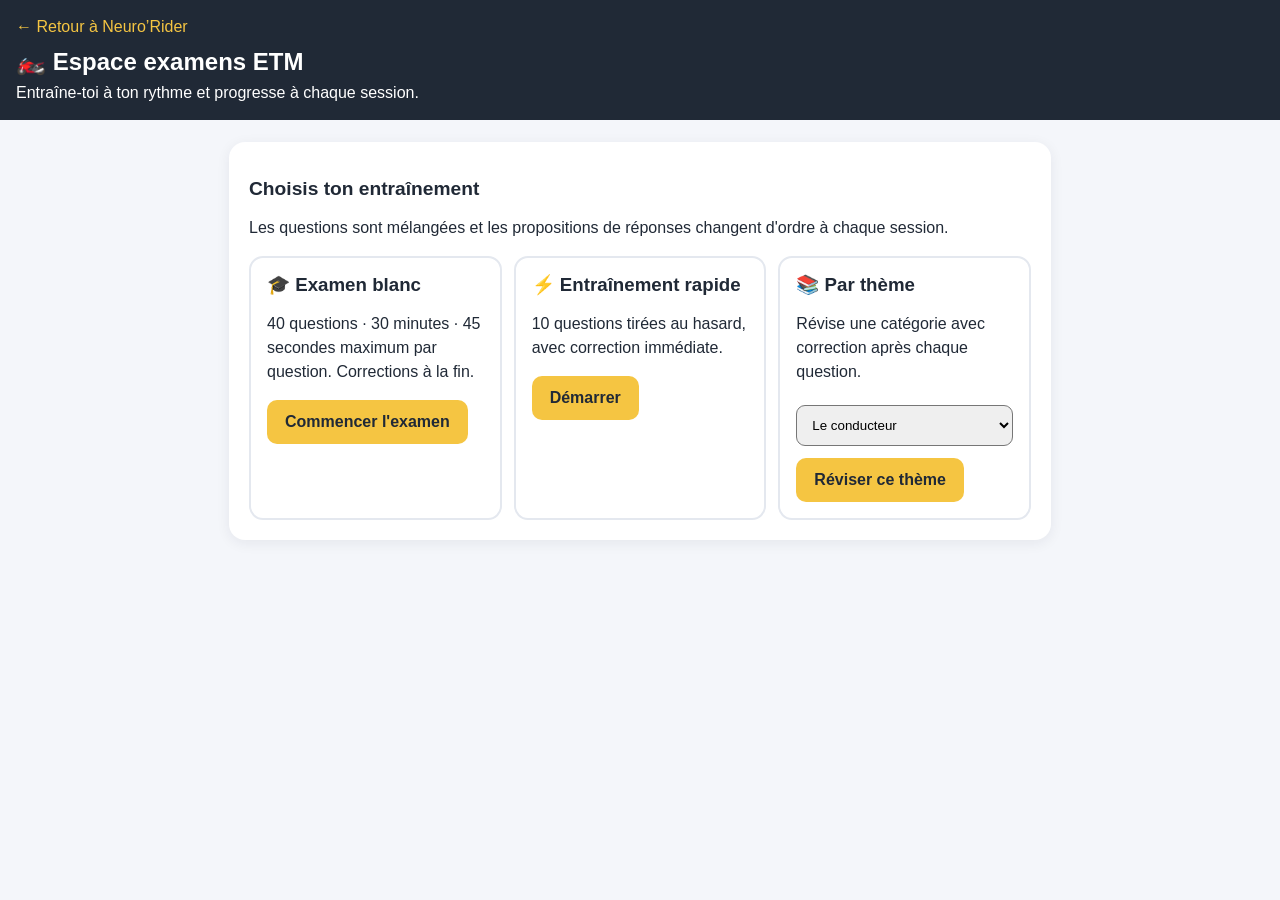
<file: pages/examen.html>
<!DOCTYPE html>
<html lang="fr">
<head>
<meta charset="UTF-8">
<meta name="viewport" content="width=device-width, initial-scale=1">
<title>Examen blanc ETM – Neuro’Rider</title>
<style>
:root{--yellow:#f5c542;--dark:#202936;--bg:#f4f6fa;--green:#218653;--red:#c33}
*{box-sizing:border-box}
body{margin:0;font-family:Arial,sans-serif;background:var(--bg);color:var(--dark)}
header{background:var(--dark);color:white;padding:18px 16px}
header a{color:var(--yellow);text-decoration:none}
main{max-width:850px;margin:22px auto;padding:0 14px}
.panel{background:white;border-radius:16px;padding:20px;margin-bottom:16px;box-shadow:0 3px 14px #17233312}
h1{font-size:1.5rem;margin:0 0 8px}
h2{font-size:1.2rem}
p{line-height:1.5}
button{border:0;border-radius:10px;padding:13px 18px;font-size:1rem;font-weight:bold;cursor:pointer;background:var(--yellow);color:#202936}
button.secondary{background:#e8edf4}
button:disabled{opacity:.45;cursor:not-allowed}
.actions{display:flex;gap:10px;flex-wrap:wrap;margin-top:18px}
.modes{display:grid;grid-template-columns:repeat(auto-fit,minmax(190px,1fr));gap:12px}
.mode{background:#fff;border:2px solid #e4e8ef;border-radius:14px;padding:16px}
.mode h3{margin:0 0 8px}
.timerbar{display:grid;grid-template-columns:1fr 1fr;gap:10px;margin-bottom:14px}
.timer{background:var(--dark);color:white;padding:13px;border-radius:12px;text-align:center}
.timer strong{display:block;font-size:1.7rem;margin-top:4px;font-variant-numeric:tabular-nums}
.timer.warning{background:#9b4b16}
.progress{height:9px;background:#e7eaf0;border-radius:10px;overflow:hidden;margin:12px 0}
.progress div{height:100%;background:var(--yellow);width:0}
.question-top{display:flex;justify-content:space-between;gap:10px;flex-wrap:wrap;color:#586577;font-size:.92rem}
.question{font-size:1.2rem;font-weight:bold;line-height:1.5;margin:18px 0}
.visual{background:#eaf1f8;border-radius:12px;padding:12px;margin:14px 0;text-align:center}
.visual svg{width:100%;max-width:470px;height:auto;display:block;margin:auto}
.answer{display:flex;align-items:flex-start;gap:11px;border:2px solid #e2e7ee;border-radius:12px;padding:14px;margin:10px 0;cursor:pointer;line-height:1.4}
.answer:has(input:checked){border-color:#d7a900;background:#fff9df}
.answer input{margin-top:3px;accent-color:#bd9200;transform:scale(1.2)}
.feedback{padding:14px;border-radius:12px;margin-top:14px;line-height:1.5}
.good{background:#e4f5eb;color:#145c37}
.bad{background:#fde9e8;color:#8a2525}
.small{font-size:.9rem;color:#667386}
.hidden{display:none!important}
.question-nav{display:flex;flex-wrap:wrap;gap:7px;margin-top:16px}
.question-nav button{padding:8px 11px;font-size:.85rem}
.question-nav button.done{background:#ccebd8}
.question-nav button.current{outline:3px solid var(--yellow)}
.result-score{font-size:2rem;font-weight:bold}
.result-item{border-top:1px solid #e7eaf0;padding:14px 0}
.result-item .correct{color:var(--green)}
.result-item .incorrect{color:var(--red)}
@media(max-width:500px){.timer strong{font-size:1.35rem}.panel{padding:15px}}
</style>
</head>
<body>
<header>
  <a href="../index.html">← Retour à Neuro’Rider</a>
  <h1 style="margin-top:12px">🏍️ Espace examens ETM</h1>
  <div>Entraîne-toi à ton rythme et progresse à chaque session.</div>
</header>

<main>
<section id="home" class="panel">
  <h2>Choisis ton entraînement</h2>
  <p>Les questions sont mélangées et les propositions de réponses changent d'ordre à chaque session.</p>
  <div class="modes">
    <div class="mode">
      <h3>🎓 Examen blanc</h3>
      <p>40 questions · 30 minutes · 45 secondes maximum par question. Corrections à la fin.</p>
      <button onclick="startExam('exam')">Commencer l'examen</button>
    </div>
    <div class="mode">
      <h3>⚡ Entraînement rapide</h3>
      <p>10 questions tirées au hasard, avec correction immédiate.</p>
      <button onclick="startExam('quick')">Démarrer</button>
    </div>
    <div class="mode">
      <h3>📚 Par thème</h3>
      <p>Révise une catégorie avec correction après chaque question.</p>
      <select id="themeChoice" style="width:100%;padding:11px;border-radius:9px;margin:5px 0 12px">
        <option value="Conducteur">Le conducteur</option>
        <option value="Route">La route</option>
        <option value="Autres usagers">Les autres usagers</option>
        <option value="Réglementation">Réglementation</option>
        <option value="Secours">Porter secours</option>
        <option value="Mécanique">Mécanique et sécurité</option>
        <option value="Équipement">Équipement du motard</option>
        <option value="Environnement">Environnement</option>
        <option value="Sécurité routière">Sécurité routière</option>
      </select>
      <button onclick="startExam('theme')">Réviser ce thème</button>
    </div>
  </div>
</section>

<section id="quiz" class="hidden">
  <div class="timerbar" id="timers">
    <div class="timer" id="globalTimerBox">
      <span>⏱ Temps total</span><strong id="globalTimer">30:00</strong>
    </div>
    <div class="timer" id="questionTimerBox">
      <span>⌛ Temps de cette question</span><strong id="questionTimer">00:45</strong>
    </div>
  </div>
  <div class="panel">
    <div class="question-top">
      <span id="modeLabel">Examen blanc</span>
      <span id="questionCount">Question 1 / 40</span>
    </div>
    <div class="progress"><div id="progressBar"></div></div>
    <div class="question" id="questionText"></div>
    <div class="visual" id="visualBox"></div>
    <p class="small" id="instruction"></p>
    <div id="answers"></div>
    <div id="feedback" class="hidden"></div>
    <div class="actions">
      <button class="secondary" id="previousBtn" onclick="move(-1)">← Précédente</button>
      <button id="nextBtn" onclick="move(1)">Question suivante →</button>
      <button id="submitBtn" class="hidden" onclick="finishExam(false)">Terminer l'examen</button>
    </div>
    <div id="navArea">
      <p class="small">Tu peux revenir sur une question en utilisant les numéros ci-dessous. En examen blanc, les corrections seront affichées uniquement à la fin.</p>
      <div class="question-nav" id="questionNav"></div>
    </div>
  </div>
</section>

<section id="results" class="panel hidden">
  <h2>🏁 Résultat de ta session</h2>
  <div id="score"></div>
  <div id="resultSummary"></div>
  <div class="actions">
    <button onclick="startExam('exam')">Nouvel examen blanc</button>
    <button class="secondary" onclick="showHome()">Retour à l'accueil</button>
  </div>
  <h2>Correction détaillée</h2>
  <div id="corrections"></div>
</section>
</main>

<script>
const bank = [
{t:"Conducteur",q:"Avant de prendre la route, que faut-il faire pour être en état de conduire ?",a:["Être reposé et attentif","Éviter de conduire après avoir consommé de l'alcool","Prendre un médicament sédatif pour se détendre","Vérifier que l'on est apte physiquement"],c:[0,1,3],e:"La fatigue, l'alcool et certains médicaments diminuent les capacités nécessaires à la conduite."},
{t:"Conducteur",q:"Quels signes peuvent annoncer une baisse de vigilance ?",a:["Bâillements répétés","Difficulté à maintenir sa trajectoire","Vision plus nette que d'habitude","Paupières lourdes"],c:[0,1,3],e:"Bâillements, trajectoire irrégulière et paupières lourdes sont des signes d'alerte."},
{t:"Conducteur",q:"En conduisant une moto, le téléphone est une source de distraction. Que faut-il faire ?",a:["Le consulter à un feu rouge","S'arrêter dans un endroit sûr avant de le consulter","Utiliser un dispositif tenu en main à faible vitesse","Préparer son trajet avant de partir"],c:[1,3],e:"Il faut éviter toute manipulation du téléphone en circulation et préparer son trajet avant le départ."},
{t:"Conducteur",q:"Comment réduire les effets de la fatigue lors d'un long trajet ?",a:["Faire des pauses régulières","Augmenter la vitesse pour arriver plus vite","S'arrêter dès les premiers signes de fatigue","Boire de l'alcool pour se détendre"],c:[0,2],e:"Les pauses et l'arrêt dès les premiers signes de fatigue sont essentiels."},
{t:"Conducteur",q:"Pourquoi faut-il adapter sa conduite à son état émotionnel ?",a:["Le stress peut réduire l'attention","La colère peut pousser à prendre des risques","Les émotions n'ont aucun effet sur la conduite","Une pause peut aider à retrouver son calme"],c:[0,1,3],e:"Les émotions peuvent modifier le jugement et la prise de décision."},

{t:"Route",q:"À l'approche d'un virage sans visibilité, quelle attitude adopter ?",a:["Réduire sa vitesse avant le virage","Accélérer pour sortir rapidement","Se placer de manière à conserver une marge de sécurité","Dépasser si la moto est puissante"],c:[0,2],e:"Il faut adapter sa vitesse avant le virage et conserver une marge de sécurité."},
{t:"Route",q:"Sur chaussée mouillée, quels risques augmentent ?",a:["La distance de freinage peut augmenter","L'adhérence peut diminuer","Les pneus adhèrent toujours mieux","Le marquage au sol peut devenir glissant"],c:[0,1,3],e:"L'eau réduit souvent l'adhérence, notamment sur les marquages et surfaces lisses."},
{t:"Route",q:"Que faire à l'approche d'un passage piéton ?",a:["Ralentir si la situation l'exige","Rester prêt à s'arrêter","Accélérer pour passer avant les piétons","Observer les abords du passage"],c:[0,1,3],e:"L'observation et l'anticipation permettent de protéger les piétons."},
{t:"Route",q:"Sur une chaussée couverte de gravillons, il est préférable de :",a:["Éviter les gestes brusques","Freiner brutalement en virage","Garder une vitesse modérée","Augmenter les distances de sécurité"],c:[0,2,3],e:"Les gravillons diminuent l'adhérence. Une conduite souple est nécessaire."},
{t:"Route",q:"En cas de forte pluie, quelles précautions prendre ?",a:["Augmenter les distances de sécurité","Réduire sa vitesse","Suivre de très près le véhicule devant","Améliorer sa visibilité et être visible"],c:[0,1,3],e:"La pluie réduit la visibilité et l'adhérence."},

{t:"Autres usagers",q:"Pourquoi faut-il être particulièrement vigilant près d'un poids lourd ?",a:["Ses angles morts sont importants","Il peut masquer la visibilité","Il freine toujours plus rapidement qu'une moto","Ses changements de direction peuvent être larges"],c:[0,1,3],e:"Les poids lourds ont des angles morts et des contraintes de manœuvre importantes."},
{t:"Autres usagers",q:"À proximité d'un bus à l'arrêt, quels dangers anticiper ?",a:["Un piéton peut traverser devant le bus","Le bus peut repartir","La chaussée est forcément dégagée","Un usager peut surgir de derrière le bus"],c:[0,1,3],e:"Le bus peut masquer des piétons et des usagers qui traversent."},
{t:"Autres usagers",q:"À l'approche d'un cycliste, il faut :",a:["Lui laisser un espace latéral suffisant","Le frôler pour ne pas gêner la circulation","Anticiper un écart éventuel","Éviter de le surprendre avec une manœuvre brusque"],c:[0,2,3],e:"Il faut respecter une distance latérale adaptée et anticiper les mouvements du cycliste."},
{t:"Autres usagers",q:"Pourquoi faut-il anticiper les réactions des enfants près de la chaussée ?",a:["Ils peuvent surgir brusquement","Ils évaluent toujours parfaitement les distances","Ils peuvent être masqués par un véhicule","Leur comportement peut être imprévisible"],c:[0,2,3],e:"Les enfants peuvent être imprévisibles et difficiles à voir."},
{t:"Autres usagers",q:"Lorsqu'un véhicule devant vous indique qu'il tourne, vous devez :",a:["Anticiper son ralentissement","Vérifier les autres usagers autour de vous","Le dépasser systématiquement","Adapter votre vitesse"],c:[0,1,3],e:"Un changement de direction peut entraîner un ralentissement ou une trajectoire inattendue."},

{t:"Réglementation",q:"Que signifie un panneau STOP ?",a:["Marquer un arrêt obligatoire","Ralentir seulement si un véhicule arrive","Céder le passage après avoir marqué l'arrêt","S'arrêter uniquement la nuit"],c:[0,2],e:"Le STOP impose un arrêt complet, puis le respect de la priorité."},
{t:"Réglementation",q:"À un feu rouge, le conducteur doit :",a:["S'arrêter avant la ligne d'effet du feu","Passer si aucune voiture n'arrive","Respecter le feu même si la route semble libre","S'arrêter seulement s'il y a un piéton"],c:[0,2],e:"Le feu rouge impose l'arrêt."},
{t:"Réglementation",q:"Concernant les documents et obligations du conducteur, il faut :",a:["Être titulaire du permis correspondant au véhicule","Respecter les obligations d'assurance","Conduire sans contrôle technique ou formalité applicable","S'assurer que le véhicule est en règle"],c:[0,1,3],e:"Le conducteur doit avoir le permis adapté et utiliser un véhicule en règle et assuré."},
{t:"Réglementation",q:"À une intersection sans signalisation, quelle règle générale s'applique en France ?",a:["La priorité à droite, sauf règle particulière","La priorité au véhicule le plus rapide","La priorité au véhicule le plus gros","La priorité à gauche"],c:[0],e:"En l'absence de signalisation ou de règle particulière, la priorité à droite s'applique."},
{t:"Réglementation",q:"En agglomération, la vitesse doit être :",a:["Adaptée aux conditions de circulation","Toujours égale à la vitesse maximale autorisée","Réduite si la visibilité ou l'adhérence est mauvaise","Adaptée à la signalisation"],c:[0,2,3],e:"La limite autorisée est un maximum, pas une vitesse obligatoire."},

{t:"Secours",q:"Tu arrives le premier sur un accident. Quelles sont les premières priorités ?",a:["Protéger la zone sans se mettre en danger","Alerter les secours","Déplacer systématiquement les blessés","Éviter un suraccident"],c:[0,1,3],e:"La protection et l'alerte sont essentielles. On ne déplace pas un blessé sauf danger immédiat."},
{t:"Secours",q:"Quels numéros permettent de joindre les secours en France ?",a:["112","15","18","118"],c:[0,1,2],e:"Le 112 est le numéro d'urgence européen, le 15 le SAMU et le 18 les pompiers."},
{t:"Secours",q:"Face à une personne inconsciente qui respire normalement, il faut :",a:["Alerter les secours","Surveiller sa respiration","Lui donner à boire","La mettre en position latérale de sécurité si son état le permet"],c:[0,1,3],e:"Il faut alerter, surveiller et appliquer les gestes adaptés à la situation."},
{t:"Secours",q:"Lors d'un accident, pourquoi ne faut-il pas retirer systématiquement le casque d'un motard blessé ?",a:["Cela peut aggraver une blessure","Le retrait doit être réalisé par des personnes formées, sauf nécessité vitale","Le casque doit toujours rester en place quoi qu'il arrive","Il faut éviter les manipulations inutiles"],c:[0,1,3],e:"Le retrait du casque nécessite des précautions et une formation adaptée."},

{t:"Mécanique",q:"Quels éléments faut-il contrôler régulièrement sur les pneus ?",a:["La pression","L'état général et l'usure","La couleur","L'absence de coupures ou déformations"],c:[0,1,3],e:"Pression, usure et état général sont essentiels à l'adhérence."},
{t:"Mécanique",q:"Un levier de frein présente une sensation anormale. Que faire ?",a:["Faire contrôler le système","Continuer à rouler comme d'habitude","Ne pas prendre la route si le freinage est compromis","Ignorer le problème si le moteur fonctionne"],c:[0,2],e:"Un défaut de freinage est un problème de sécurité majeur."},
{t:"Mécanique",q:"Pourquoi vérifier l'éclairage avant de partir ?",a:["Pour voir et être vu","Pour signaler correctement ses intentions","Uniquement pour éviter une contravention","Parce que certains feux contribuent à la sécurité"],c:[0,1,3],e:"L'éclairage contribue directement à la visibilité et à la communication avec les autres usagers."},
{t:"Mécanique",q:"Une chaîne de transmission doit être :",a:["Contrôlée selon les préconisations du constructeur","Entretenue et lubrifiée selon les besoins","Tendue au maximum","Contrôlée pour repérer l'usure"],c:[0,1,3],e:"Une chaîne doit être entretenue, correctement tendue et surveillée."},
{t:"Mécanique",q:"Avant un long trajet, quels contrôles sont utiles ?",a:["Pneus et pressions","Freins et éclairage","Niveaux prévus par le constructeur","Uniquement la peinture"],c:[0,1,2],e:"Un contrôle général des éléments de sécurité est recommandé."},

{t:"Équipement",q:"Quel équipement protège la tête du motard ?",a:["Un casque homologué et correctement attaché","Une casquette","Un casque posé sans être attaché","Un bonnet épais"],c:[0],e:"Le casque homologué doit être correctement ajusté et attaché."},
{t:"Équipement",q:"Pourquoi porter des gants adaptés à la moto ?",a:["Ils protègent les mains en cas de chute","Ils améliorent parfois la préhension","Ils remplacent le casque","Ils peuvent protéger du froid et des intempéries"],c:[0,1,3],e:"Les gants protègent les mains et améliorent le confort et le contrôle."},
{t:"Équipement",q:"Quels avantages apporte un vêtement moto adapté ?",a:["Une protection contre l'abrasion","Des protections aux zones exposées","Une meilleure visibilité s'il comporte des éléments visibles","Une garantie d'absence de blessure"],c:[0,1,2],e:"Un équipement adapté réduit certains risques, sans supprimer tout risque de blessure."},
{t:"Équipement",q:"Pourquoi choisir des chaussures montantes adaptées à la moto ?",a:["Elles peuvent protéger les chevilles","Elles maintiennent mieux le pied","Elles remplacent les protections de genoux","Elles limitent certaines blessures"],c:[0,1,3],e:"Les chaussures montantes adaptées contribuent à la protection des pieds et chevilles."},

{t:"Environnement",q:"Pour limiter sa consommation, le motard peut :",a:["Adopter une conduite souple","Anticiper les ralentissements","Accélérer et freiner brutalement","Entretenir correctement son véhicule"],c:[0,1,3],e:"Une conduite souple et un véhicule entretenu limitent la consommation."},
{t:"Environnement",q:"Pourquoi éviter les accélérations inutiles à l'arrêt ?",a:["Elles consomment du carburant","Elles augmentent les nuisances sonores","Elles améliorent toujours la sécurité","Elles peuvent produire des émissions inutiles"],c:[0,1,3],e:"Les accélérations inutiles augmentent consommation, bruit et émissions."},
{t:"Environnement",q:"Comment réduire les nuisances sonores de sa moto ?",a:["Conserver un échappement conforme","Éviter les accélérations inutiles","Retirer le silencieux","Entretenir le véhicule"],c:[0,1,3],e:"Un échappement conforme et une conduite adaptée limitent le bruit."},

{t:"Sécurité routière",q:"Pourquoi faut-il garder une distance de sécurité ?",a:["Pour avoir le temps de réagir","Pour pouvoir freiner sans collision","Pour empêcher les autres de dépasser","Pour tenir compte des conditions météo"],c:[0,1,3],e:"La distance de sécurité donne une marge de réaction et de freinage."},
{t:"Sécurité routière",q:"À quoi sert le regard en conduite moto ?",a:["À anticiper la trajectoire","À repérer les dangers","À fixer uniquement la roue avant","À guider les changements de direction"],c:[0,1,3],e:"Le regard aide à anticiper et à guider la trajectoire."},
{t:"Sécurité routière",q:"En cas de vent latéral fort, il faut :",a:["Réduire sa vitesse si nécessaire","Garder une marge latérale","Relâcher toute attention","Anticiper les rafales, notamment à la sortie d'un abri"],c:[0,1,3],e:"Le vent latéral peut déstabiliser la moto, surtout lors des rafales."},
{t:"Sécurité routière",q:"Pourquoi éviter de rouler dans l'angle mort d'un véhicule ?",a:["Le conducteur peut ne pas vous voir","Le véhicule peut changer de voie","La moto est toujours visible dans les rétroviseurs","Il faut chercher à être visible et à garder une marge"],c:[0,1,3],e:"Il faut éviter de rester dans les angles morts et se rendre visible."},
{t:"Sécurité routière",q:"Lors d'un dépassement, quels points faut-il vérifier ?",a:["La visibilité et la distance disponible","L'absence de danger en sens inverse","Les rétroviseurs et les angles morts","La puissance du moteur uniquement"],c:[0,1,2],e:"Un dépassement exige visibilité, espace disponible et contrôle de l'environnement."}
];

let mode="exam", questions=[], index=0, answers=[], questionTimes=[], totalLeft=1800, interval=null, locked=false, submitted=false;
const $=id=>document.getElementById(id);
const shuffle=array=>[...array].sort(()=>Math.random()-.5);
const formatTime=s=>String(Math.floor(s/60)).padStart(2,"0")+":"+String(s%60).padStart(2,"0");

function showHome(){
 clearInterval(interval);
 $("home").classList.remove("hidden");
 $("quiz").classList.add("hidden");
 $("results").classList.add("hidden");
}

function startExam(selectedMode){
 clearInterval(interval);
 mode=selectedMode;
 let pool=bank;
 if(mode==="theme"){
   const theme=$("themeChoice").value;
   pool=bank.filter(q=>q.t===theme);
 }
 if(mode==="quick") pool=shuffle(pool).slice(0,10);
 if(mode==="exam") pool=shuffle(pool).slice(0,40);
 else if(mode==="theme") pool=shuffle(pool);

 questions=pool.map(q=>{
   const opts=q.a.map((text,i)=>({text,correct:q.c.includes(i)}));
   return {...q,opts:shuffle(opts)};
 });
 index=0;
 answers=questions.map(()=>[]);
 questionTimes=questions.map(()=>45);
 totalLeft=1800;
 locked=false;
 submitted=false;
 $("home").classList.add("hidden");
 $("results").classList.add("hidden");
 $("quiz").classList.remove("hidden");
 $("timers").classList.toggle("hidden",mode!=="exam");
 $("navArea").classList.toggle("hidden",mode!=="exam");
 $("modeLabel").textContent=mode==="exam"?"Examen blanc – conditions d'entraînement":mode==="quick"?"Entraînement rapide":"Révision par thème";
 $("submitBtn").classList.toggle("hidden",mode!=="exam");
 render();
 if(mode==="exam") startClock();
}

function startClock(){
 clearInterval(interval);
 interval=setInterval(()=>{
   if(submitted)return;
   totalLeft--;
   questionTimes[index]--;
   $("globalTimer").textContent=formatTime(Math.max(0,totalLeft));
   $("questionTimer").textContent=formatTime(Math.max(0,questionTimes[index]));
   $("globalTimerBox").classList.toggle("warning",totalLeft<=300);
   $("questionTimerBox").classList.toggle("warning",questionTimes[index]<=10);
   if(totalLeft<=0){finishExam(true);return;}
   if(questionTimes[index]<=0){
     if(index<questions.length-1){index++;render();}
     else finishExam(true);
   }
 },1000);
}

function render(){
 const q=questions[index];
 locked=false;
 $("questionCount").textContent=`Question ${index+1} / ${questions.length}`;
 $("progressBar").style.width=((index+1)/questions.length*100)+"%";
 $("questionText").textContent=q.q;
 $("instruction").textContent=q.c.length>1?`Plusieurs réponses attendues : sélectionne les ${q.c.length} bonnes réponses.`:"Une seule réponse attendue.";
 $("visualBox").innerHTML=visualFor(q.t);
 $("answers").innerHTML="";
 q.opts.forEach((opt,i)=>{
   const label=document.createElement("label");
   label.className="answer";
   const input=document.createElement("input");
   input.type=q.c.length>1?"checkbox":"radio";
   input.name="answer";
   input.checked=answers[index].includes(i);
   input.disabled=locked;
   input.addEventListener("change",()=>{
     if(q.c.length===1) answers[index]=[i];
     else if(input.checked) answers[index].push(i);
     else answers[index]=answers[index].filter(v=>v!==i);
     if(mode==="exam") renderNav();
   });
   const span=document.createElement("span");
   span.textContent=opt.text;
   label.append(input,span);
   $("answers").append(label);
 });
 $("feedback").className="hidden";
 $("feedback").textContent="";
 $("previousBtn").disabled=index===0;
 $("nextBtn").textContent=index===questions.length-1?"Voir le résultat →":"Question suivante →";
 $("nextBtn").classList.toggle("hidden",mode==="exam");
 if(mode==="exam"){
   $("questionTimer").textContent=formatTime(questionTimes[index]);
   $("globalTimer").textContent=formatTime(totalLeft);
   renderNav();
 }else{
   $("previousBtn").classList.toggle("hidden",index===0);
   if(mode!=="exam") $("nextBtn").classList.remove("hidden");
 }
}

function visualFor(theme){
 const symbols={
 "Conducteur":"👁️",
 "Route":"🛣️",
 "Autres usagers":"🚗",
 "Réglementation":"🚦",
 "Secours":"🚑",
 "Mécanique":"⚙️",
 "Équipement":"🪖",
 "Environnement":"🌱",
 "Sécurité routière":"🏍️"
 };
 return `<svg viewBox="0 0 460 145" role="img" aria-label="Illustration pédagogique du thème ${theme}">
 <rect x="0" y="0" width="460" height="145" rx="12" fill="#e4edf6"/>
 <path d="M0 110 L460 110" stroke="#fff" stroke-width="4" stroke-dasharray="18 14"/>
 <path d="M0 80 L460 80" stroke="#9aabbc" stroke-width="2"/>
 <path d="M0 130 L460 130" stroke="#9aabbc" stroke-width="2"/>
 <circle cx="230" cy="52" r="35" fill="#fff" stroke="#d8e0e9" stroke-width="2"/>
 <text x="230" y="66" text-anchor="middle" font-size="39">${symbols[theme]||"🏍️"}</text>
 <text x="230" y="101" text-anchor="middle" font-size="12" fill="#40516a">Situation de conduite – ${theme}</text>
 </svg>`;
}

function renderNav(){
 $("questionNav").innerHTML="";
 questions.forEach((q,i)=>{
   const b=document.createElement("button");
   b.textContent=i+1;
   b.className=(answers[i].length?"done ":"")+(i===index?"current":"");
   b.onclick=()=>{index=i;render();};
   $("questionNav").append(b);
 });
}

function isCorrect(i){
 const chosen=[...answers[i]].sort((a,b)=>a-b);
 const expected=questions[i].opts.map((o,j)=>o.correct?j:-1).filter(j=>j!==-1).sort((a,b)=>a-b);
 return chosen.length===expected.length&&chosen.every((v,j)=>v===expected[j]);
}

function move(direction){
 if(mode!=="exam" && direction===1 && !locked){
   locked=true;
   const ok=isCorrect(index);
   const feedback=$("feedback");
   feedback.className="feedback "+(ok?"good":"bad");
   feedback.innerHTML=`<strong>${ok?"Bonne réponse !":"Pas tout à fait."}</strong><br>${questions[index].e}`;
   $("answers").querySelectorAll("input").forEach(el=>el.disabled=true);
   $("nextBtn").textContent=index===questions.length-1?"Voir le résultat →":"Continuer →";
   $("nextBtn").onclick=()=>{
     if(index<questions.length-1){index++;render();$("nextBtn").onclick=()=>move(1);}
     else finishExam(false);
   };
   return;
 }
 if(direction<0 && index>0){index--;render();return;}
 if(direction>0){
   if(index<questions.length-1){index++;render();}
   else finishExam(false);
 }
}

function finishExam(timeUp){
 if(submitted)return;
 submitted=true;
 clearInterval(interval);
 $("quiz").classList.add("hidden");
 $("results").classList.remove("hidden");
 const correct=questions.filter((q,i)=>isCorrect(i)).length;
 const pct=Math.round(correct/questions.length*100);
 const passed=mode==="exam"&&questions.length===40?correct>=35:false;
 $("score").innerHTML=`<div class="result-score">${correct} / ${questions.length}</div><p>${pct}% de bonnes réponses</p>${mode==="exam"?`<h3 style="color:${passed?"#218653":"#c33"}">${passed?"Seuil de réussite atteint !":"Seuil de réussite non atteint."}</h3><p>Objectif de cette simulation : au moins 35 bonnes réponses sur 40.</p>`:""}`;
 $("resultSummary").innerHTML=`<p>${timeUp?"La session s'est terminée automatiquement à l'écoulement du temps.":"Session terminée."}</p><p>Réponses non données : ${answers.filter(a=>a.length===0).length}</p>`;
 $("corrections").innerHTML="";
 questions.forEach((q,i)=>{
   const ok=isCorrect(i);
   const right=q.opts.filter(o=>o.correct).map(o=>o.text);
   const chosen=answers[i].map(j=>q.opts[j].text);
   const div=document.createElement("div");
   div.className="result-item";
   div.innerHTML=`<strong>Question ${i+1} – ${q.t}</strong>
   <p>${q.q}</p>
   <p class="${ok?"correct":"incorrect"}"><strong>${ok?"Bonne réponse":"Réponse incorrecte ou incomplète"}</strong></p>
   <p><strong>Ta réponse :</strong> ${chosen.length?chosen.join(" · "):"Aucune réponse"}</p>
   <p><strong>Réponse attendue :</strong> ${right.join(" · ")}</p>
   <p>${q.e}</p>`;
   $("corrections").append(div);
 });
 try{
   const history=JSON.parse(localStorage.getItem("neuroRiderExamHistory")||"[]");
   history.push({date:new Date().toISOString(),mode,score:correct,total:questions.length,percent:pct});
   localStorage.setItem("neuroRiderExamHistory",JSON.stringify(history.slice(-50)));
 }catch(e){}
}
</script>
</body>
</html>
</file>
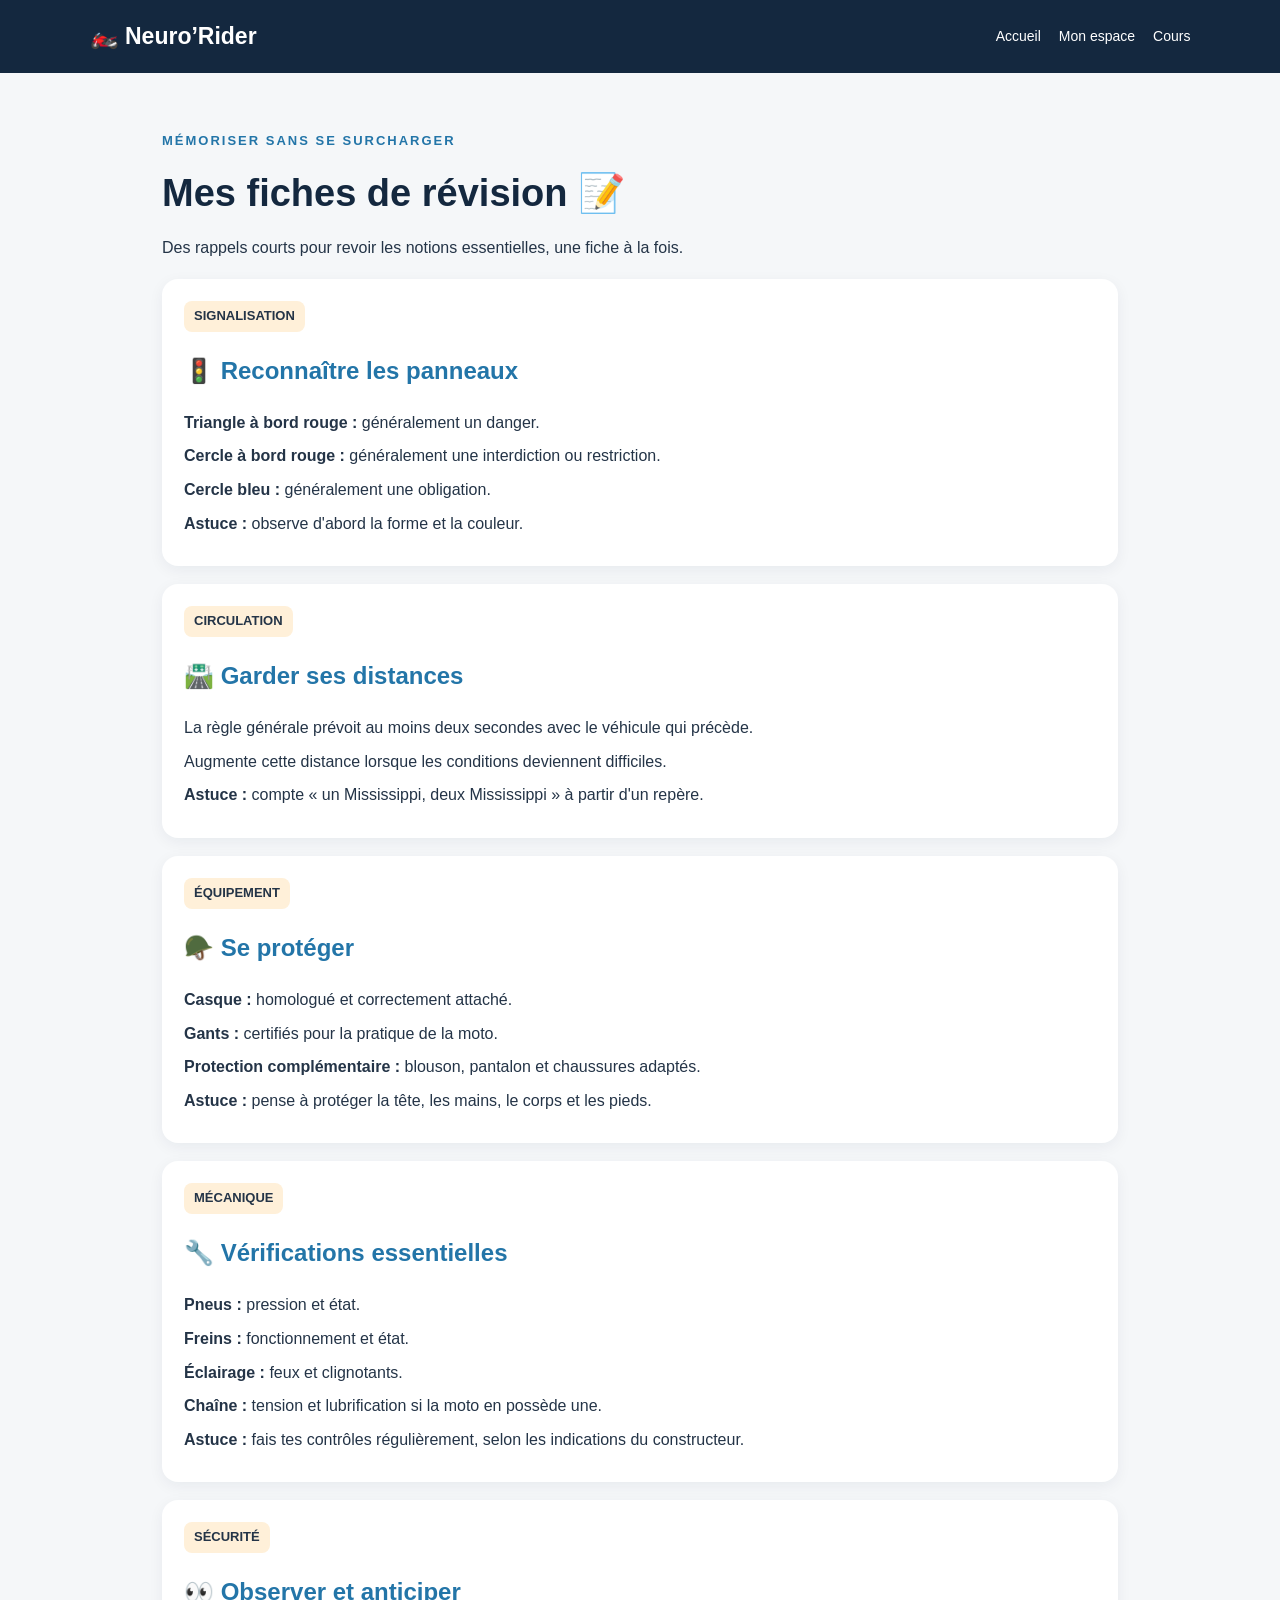
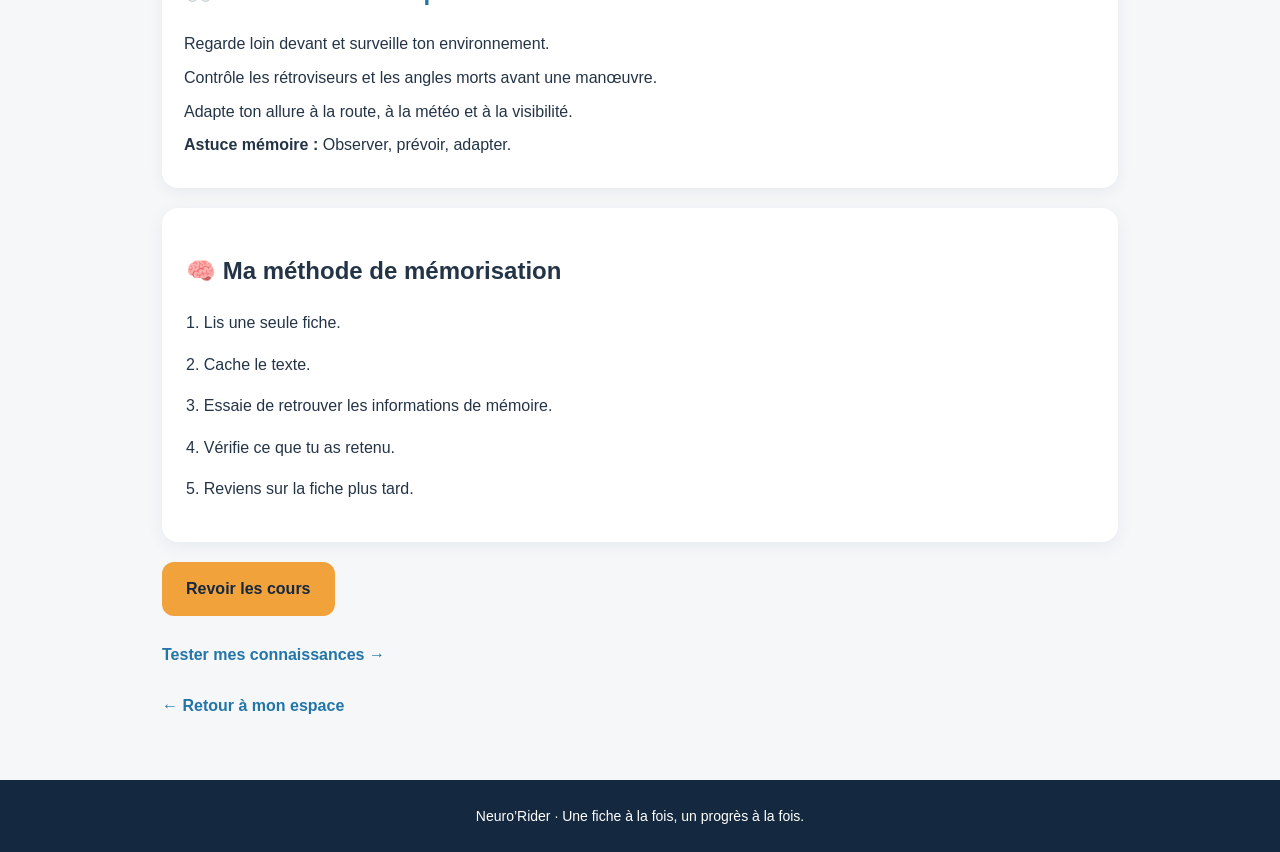
<file: pages/fiches.html>
<!DOCTYPE html>
<html lang="fr">
<head>
<meta charset="UTF-8">
<meta name="viewport" content="width=device-width, initial-scale=1">
<title>Fiches de révision - Neuro'Rider</title>
<link rel="stylesheet" href="../css/style.css">
<style>
.fiche {
  background:white;
  padding:22px;
  border-radius:16px;
  margin:18px 0;
  box-shadow:0 4px 15px rgba(20,40,63,.06);
}
.fiche h2 { color:#2375a8; }
.fiche p { margin:8px 0; }
.tag {
  display:inline-block;
  background:#fff0d9;
  padding:5px 10px;
  border-radius:8px;
  font-size:13px;
  font-weight:bold;
}
</style>
</head>
<body>

<header class="header">
<a class="logo" href="../index.html">🏍️ Neuro’Rider</a>
<nav>
<a href="../index.html">Accueil</a>
<a href="espace.html">Mon espace</a>
<a href="cours.html">Cours</a>
</nav>
</header>

<main class="page">
<p class="eyebrow">MÉMORISER SANS SE SURCHARGER</p>
<h1>Mes fiches de révision 📝</h1>
<p>Des rappels courts pour revoir les notions essentielles, une fiche à la fois.</p>

<section class="fiche">
<span class="tag">SIGNALISATION</span>
<h2>🚦 Reconnaître les panneaux</h2>
<p><strong>Triangle à bord rouge :</strong> généralement un danger.</p>
<p><strong>Cercle à bord rouge :</strong> généralement une interdiction ou restriction.</p>
<p><strong>Cercle bleu :</strong> généralement une obligation.</p>
<p><strong>Astuce :</strong> observe d'abord la forme et la couleur.</p>
</section>

<section class="fiche">
<span class="tag">CIRCULATION</span>
<h2>🛣️ Garder ses distances</h2>
<p>La règle générale prévoit au moins deux secondes avec le véhicule qui précède.</p>
<p>Augmente cette distance lorsque les conditions deviennent difficiles.</p>
<p><strong>Astuce :</strong> compte « un Mississippi, deux Mississippi » à partir d'un repère.</p>
</section>

<section class="fiche">
<span class="tag">ÉQUIPEMENT</span>
<h2>🪖 Se protéger</h2>
<p><strong>Casque :</strong> homologué et correctement attaché.</p>
<p><strong>Gants :</strong> certifiés pour la pratique de la moto.</p>
<p><strong>Protection complémentaire :</strong> blouson, pantalon et chaussures adaptés.</p>
<p><strong>Astuce :</strong> pense à protéger la tête, les mains, le corps et les pieds.</p>
</section>

<section class="fiche">
<span class="tag">MÉCANIQUE</span>
<h2>🔧 Vérifications essentielles</h2>
<p><strong>Pneus :</strong> pression et état.</p>
<p><strong>Freins :</strong> fonctionnement et état.</p>
<p><strong>Éclairage :</strong> feux et clignotants.</p>
<p><strong>Chaîne :</strong> tension et lubrification si la moto en possède une.</p>
<p><strong>Astuce :</strong> fais tes contrôles régulièrement, selon les indications du constructeur.</p>
</section>

<section class="fiche">
<span class="tag">SÉCURITÉ</span>
<h2>👀 Observer et anticiper</h2>
<p>Regarde loin devant et surveille ton environnement.</p>
<p>Contrôle les rétroviseurs et les angles morts avant une manœuvre.</p>
<p>Adapte ton allure à la route, à la météo et à la visibilité.</p>
<p><strong>Astuce mémoire :</strong> Observer, prévoir, adapter.</p>
</section>

<section class="panel">
<h2>🧠 Ma méthode de mémorisation</h2>
<p>1. Lis une seule fiche.</p>
<p>2. Cache le texte.</p>
<p>3. Essaie de retrouver les informations de mémoire.</p>
<p>4. Vérifie ce que tu as retenu.</p>
<p>5. Reviens sur la fiche plus tard.</p>
</section>

<a class="button" href="cours.html">Revoir les cours</a>
<p><a class="small-link" href="entrainement.html">Tester mes connaissances →</a></p>
<p><a class="small-link" href="espace.html">← Retour à mon espace</a></p>
</main>

<footer>Neuro’Rider · Une fiche à la fois, un progrès à la fois.</footer>

</body>
</html>
</file>
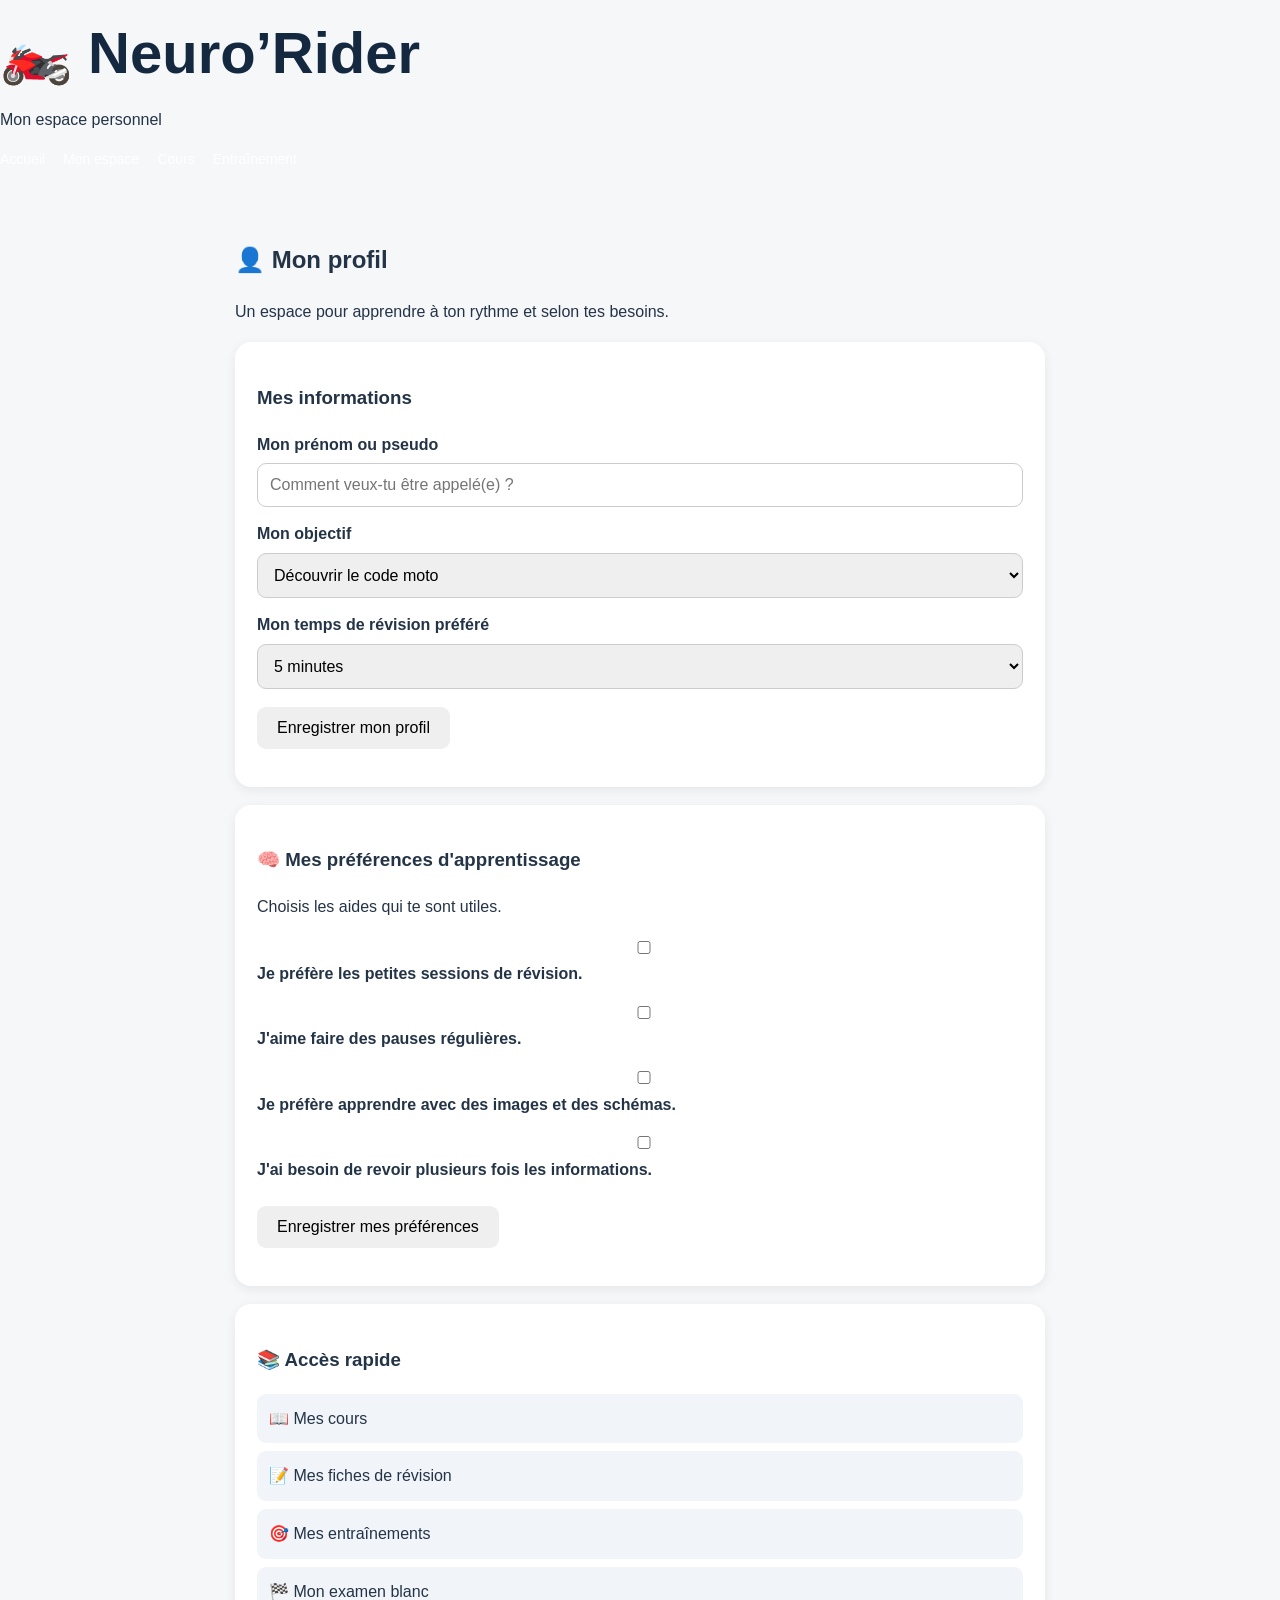
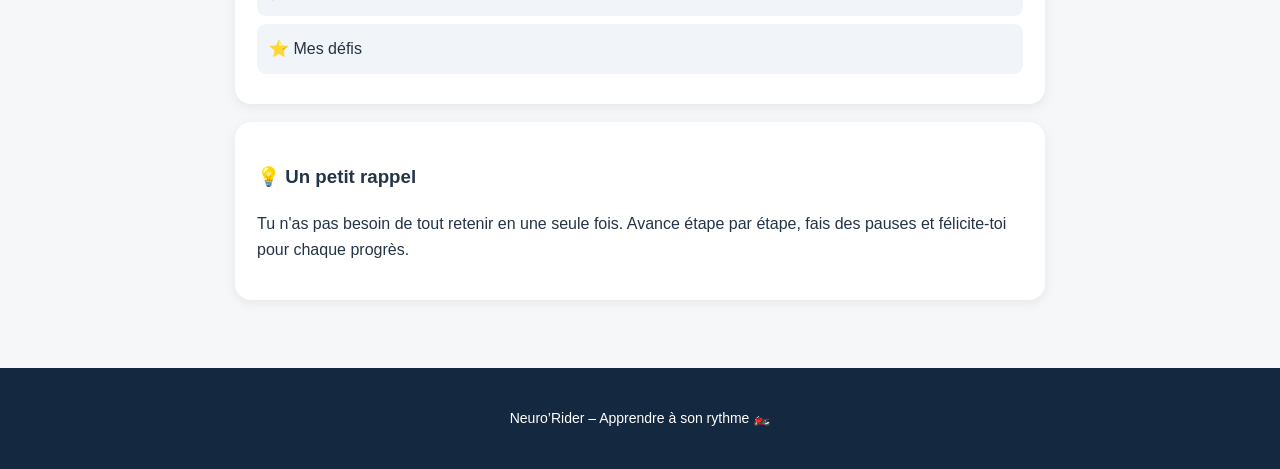
<file: pages/profil.html>
<!DOCTYPE html>
<html lang="fr">
<head>
  <meta charset="UTF-8">
  <meta name="viewport" content="width=device-width, initial-scale=1.0">
  <title>Mon profil - Neuro’Rider</title>
  <link rel="stylesheet" href="../css/style.css">
  <style>
    .profile-container {
      max-width: 850px;
      margin: 30px auto;
      padding: 20px;
    }
    .profile-card {
      background: white;
      padding: 22px;
      margin: 18px 0;
      border-radius: 16px;
      box-shadow: 0 3px 12px #00000012;
    }
    .profile-card label {
      display: block;
      margin: 14px 0 6px;
      font-weight: bold;
    }
    .profile-card input,
    .profile-card select {
      width: 100%;
      padding: 12px;
      border: 1px solid #ccc;
      border-radius: 9px;
      font-size: 16px;
      box-sizing: border-box;
    }
    .profile-card button {
      margin-top: 18px;
      padding: 12px 20px;
      border: 0;
      border-radius: 9px;
      cursor: pointer;
      font-size: 16px;
    }
    .profile-links a {
      display: block;
      padding: 12px;
      margin: 8px 0;
      background: #f1f4f8;
      border-radius: 9px;
      text-decoration: none;
    }
    #message {
      font-weight: bold;
      margin-top: 12px;
    }
  </style>
</head>
<body>

<header>
  <h1>🏍️ Neuro’Rider</h1>
  <p>Mon espace personnel</p>
  <nav>
    <a href="../index.html">Accueil</a>
    <a href="espace.html">Mon espace</a>
    <a href="cours.html">Cours</a>
    <a href="entrainement.html">Entraînement</a>
  </nav>
</header>

<main class="profile-container">
  <h2>👤 Mon profil</h2>
  <p>Un espace pour apprendre à ton rythme et selon tes besoins.</p>

  <section class="profile-card">
    <h3>Mes informations</h3>

    <label for="prenom">Mon prénom ou pseudo</label>
    <input id="prenom" type="text" placeholder="Comment veux-tu être appelé(e) ?">

    <label for="objectif">Mon objectif</label>
    <select id="objectif">
      <option value="Découvrir le code moto">Découvrir le code moto</option>
      <option value="Réviser régulièrement">Réviser régulièrement</option>
      <option value="Préparer l'examen ETM">Préparer l'examen ETM</option>
    </select>

    <label for="temps">Mon temps de révision préféré</label>
    <select id="temps">
      <option value="5 minutes">5 minutes</option>
      <option value="10 minutes">10 minutes</option>
      <option value="15 minutes">15 minutes</option>
      <option value="20 minutes">20 minutes</option>
      <option value="30 minutes">30 minutes</option>
    </select>

    <button type="button" onclick="enregistrerProfil()">
      Enregistrer mon profil
    </button>
    <p id="message" aria-live="polite"></p>
  </section>

  <section class="profile-card">
    <h3>🧠 Mes préférences d'apprentissage</h3>
    <p>Choisis les aides qui te sont utiles.</p>

    <label>
      <input type="checkbox" id="petitesSessions">
      Je préfère les petites sessions de révision.
    </label>

    <label>
      <input type="checkbox" id="pauses">
      J'aime faire des pauses régulières.
    </label>

    <label>
      <input type="checkbox" id="visuels">
      Je préfère apprendre avec des images et des schémas.
    </label>

    <label>
      <input type="checkbox" id="repetitions">
      J'ai besoin de revoir plusieurs fois les informations.
    </label>

    <button type="button" onclick="enregistrerPreferences()">
      Enregistrer mes préférences
    </button>
    <p id="messagePreferences" aria-live="polite"></p>
  </section>

  <section class="profile-card">
    <h3>📚 Accès rapide</h3>
    <div class="profile-links">
      <a href="cours.html">📖 Mes cours</a>
      <a href="fiches.html">📝 Mes fiches de révision</a>
      <a href="entrainement.html">🎯 Mes entraînements</a>
      <a href="examen.html">🏁 Mon examen blanc</a>
      <a href="defis.html">⭐ Mes défis</a>
    </div>
  </section>

  <section class="profile-card">
    <h3>💡 Un petit rappel</h3>
    <p>
      Tu n'as pas besoin de tout retenir en une seule fois.
      Avance étape par étape, fais des pauses et félicite-toi
      pour chaque progrès.
    </p>
  </section>
</main>

<footer>
  <p>Neuro’Rider – Apprendre à son rythme 🏍️</p>
</footer>

<script>
  function enregistrerProfil() {
    const profil = {
      prenom: document.getElementById("prenom").value,
      objectif: document.getElementById("objectif").value,
      temps: document.getElementById("temps").value
    };

    localStorage.setItem("neuroRiderProfil", JSON.stringify(profil));
    document.getElementById("message").textContent =
      "✅ Ton profil est enregistré sur cet appareil !";
  }

  function enregistrerPreferences() {
    const preferences = {
      petitesSessions: document.getElementById("petitesSessions").checked,
      pauses: document.getElementById("pauses").checked,
      visuels: document.getElementById("visuels").checked,
      repetitions: document.getElementById("repetitions").checked
    };

    localStorage.setItem("neuroRiderPreferences", JSON.stringify(preferences));
    document.getElementById("messagePreferences").textContent =
      "✅ Tes préférences sont enregistrées !";
  }

  function chargerProfil() {
    const profil = JSON.parse(localStorage.getItem("neuroRiderProfil") || "null");
    const preferences = JSON.parse(localStorage.getItem("neuroRiderPreferences") || "null");

    if (profil) {
      document.getElementById("prenom").value = profil.prenom || "";
      document.getElementById("objectif").value = profil.objectif;
      document.getElementById("temps").value = profil.temps;
    }

    if (preferences) {
      document.getElementById("petitesSessions").checked = preferences.petitesSessions;
      document.getElementById("pauses").checked = preferences.pauses;
      document.getElementById("visuels").checked = preferences.visuels;
      document.getElementById("repetitions").checked = preferences.repetitions;
    }
  }

  chargerProfil();
</script>

</body>
</html>
</file>
<file: css/style.css>
/* NEURO'RIDER - DESIGN GENERAL */

:root {
  --navy: #14283f;
  --blue: #2375a8;
  --orange: #f2a23a;
  --cream: #f5f7f9;
  --white: #ffffff;
  --text: #243447;
}

* {
  box-sizing: border-box;
}

html {
  scroll-behavior: smooth;
}

body {
  margin: 0;
  font-family: Arial, Helvetica, sans-serif;
  background: var(--cream);
  color: var(--text);
  line-height: 1.6;
}

a {
  color: inherit;
  text-decoration: none;
}

.header {
  background: var(--navy);
  color: white;
  padding: 18px 7%;
  display: flex;
  align-items: center;
  justify-content: space-between;
  gap: 20px;
  flex-wrap: wrap;
}

.logo {
  font-size: 23px;
  font-weight: bold;
}

nav {
  display: flex;
  flex-wrap: wrap;
  gap: 18px;
}

nav a {
  font-size: 14px;
  color: white;
}

nav a:hover {
  color: var(--orange);
}

.hero {
  max-width: 1100px;
  margin: auto;
  padding: 75px 25px;
  text-align: center;
}

.eyebrow {
  color: var(--blue);
  font-weight: bold;
  letter-spacing: 2px;
  font-size: 13px;
}

h1 {
  color: var(--navy);
  font-size: clamp(34px, 6vw, 58px);
  line-height: 1.15;
  margin: 20px 0;
}

.intro {
  max-width: 650px;
  margin: 0 auto 30px;
  font-size: 18px;
}

.actions {
  display: flex;
  justify-content: center;
  gap: 14px;
  flex-wrap: wrap;
  margin: 30px 0 55px;
}

.button {
  display: inline-block;
  background: var(--orange);
  color: var(--navy);
  padding: 14px 24px;
  border-radius: 12px;
  font-weight: bold;
  transition: transform 0.2s;
}

.button:hover {
  transform: translateY(-3px);
}

.button.secondary {
  background: var(--navy);
  color: white;
}

.features {
  display: grid;
  grid-template-columns: repeat(auto-fit, minmax(210px, 1fr));
  gap: 20px;
  text-align: left;
}

.features article {
  background: var(--white);
  padding: 25px;
  border-radius: 18px;
  box-shadow: 0 5px 20px rgba(20, 40, 63, 0.06);
}

.features h2 {
  color: var(--navy);
}

footer {
  text-align: center;
  padding: 25px;
  background: var(--navy);
  color: white;
  font-size: 14px;
}

/* PAGES INTERNES */

.page {
  max-width: 1000px;
  margin: auto;
  padding: 45px 22px;
}

.page h1 {
  font-size: 38px;
}

.panel {
  background: white;
  padding: 24px;
  border-radius: 16px;
  margin: 20px 0;
  box-shadow: 0 4px 18px rgba(20, 40, 63, 0.06);
}

.grid {
  display: grid;
  grid-template-columns: repeat(auto-fit, minmax(220px, 1fr));
  gap: 18px;
}

.small-link {
  display: inline-block;
  color: var(--blue);
  font-weight: bold;
  margin-top: 10px;
}

@media (max-width: 600px) {
  .header {
    justify-content: center;
    text-align: center;
  }

  nav {
    justify-content: center;
  }

  .hero {
    padding: 45px 18px;
  }

  .intro {
    font-size: 16px;
  }

  .page h1 {
    font-size: 32px;
  }
}
</file>
